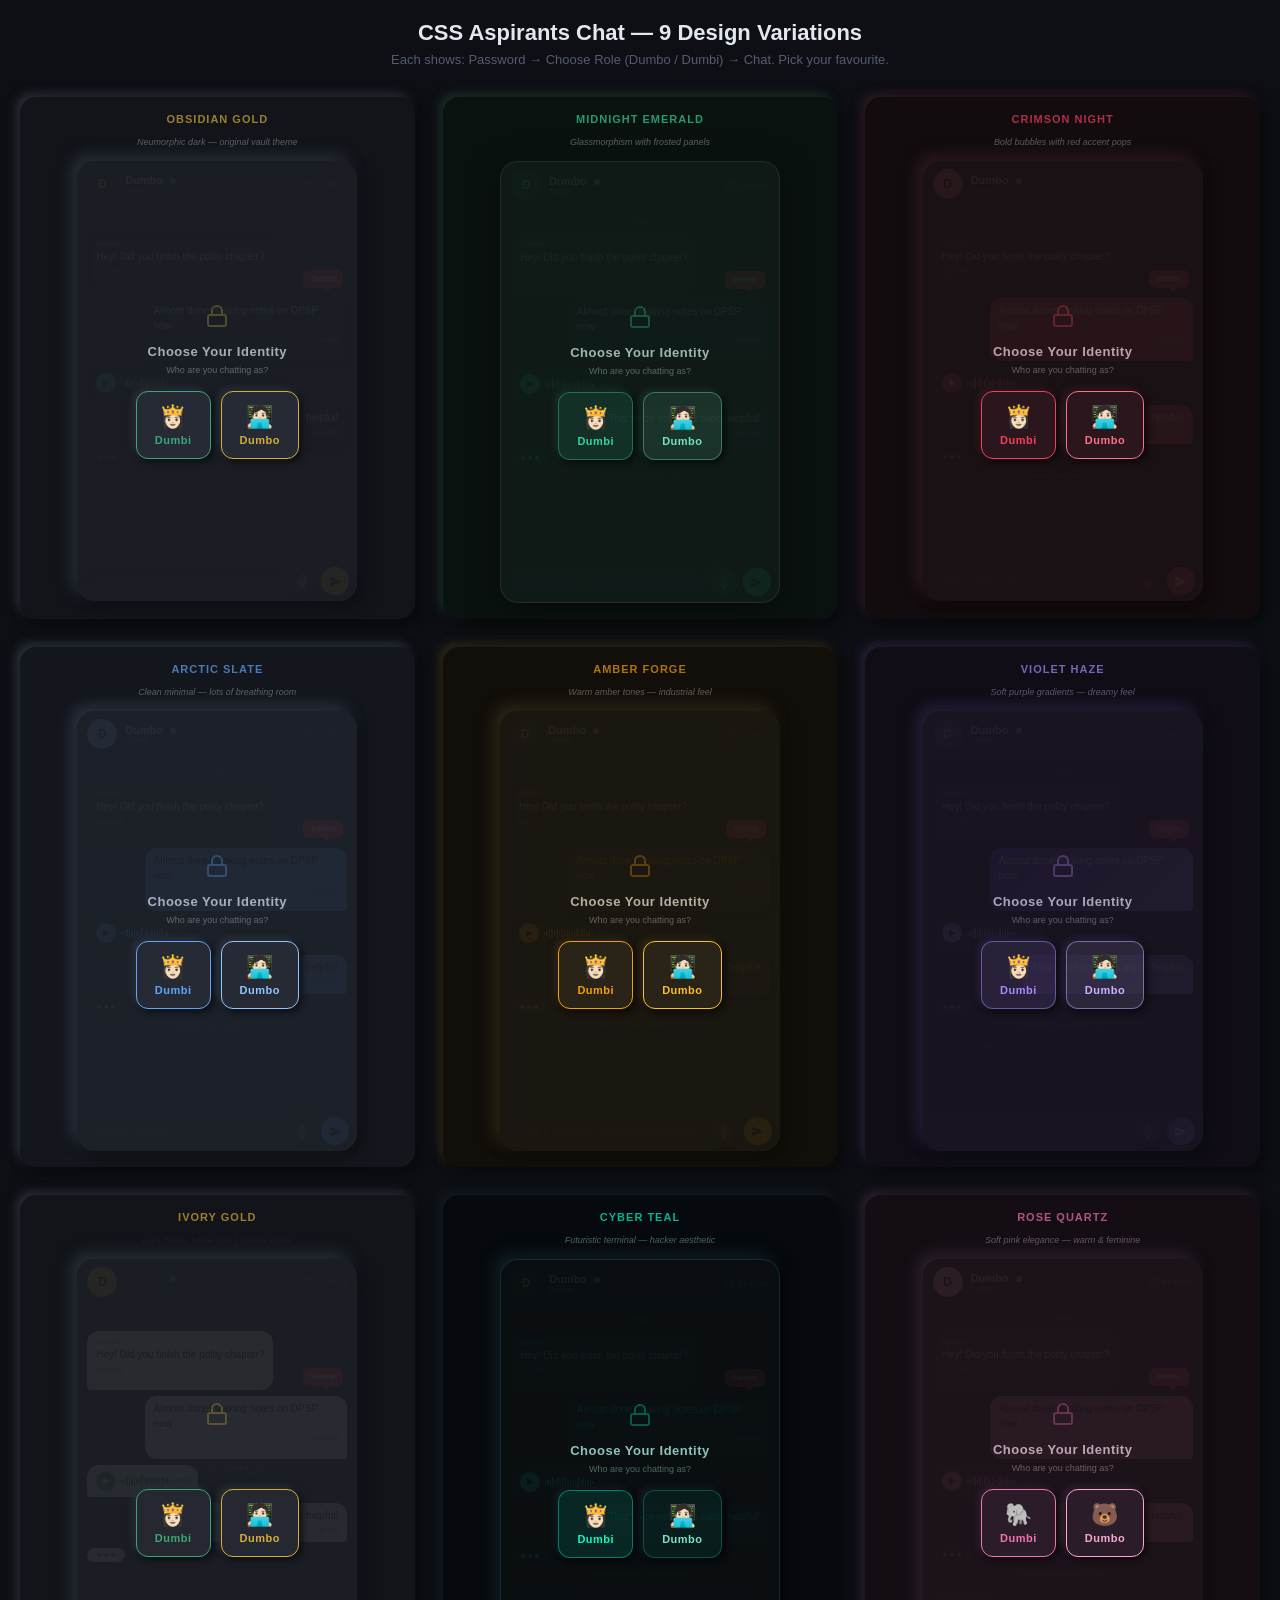
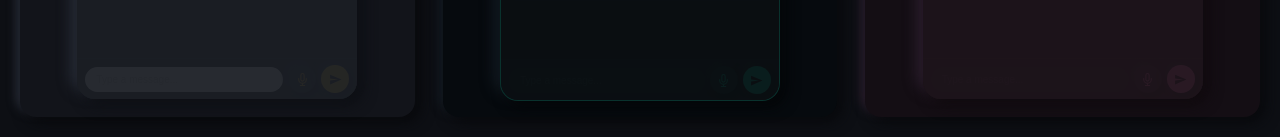
<file: chat-design-variations.html>
<!DOCTYPE html>
<html lang="en">
<head>
<meta charset="UTF-8">
<meta name="viewport" content="width=device-width, initial-scale=1.0">
<title>CSS Aspirants Chat — 9 Design Variations</title>
<style>
  * { margin: 0; padding: 0; box-sizing: border-box; }
  body { background: #0d0f14; color: #c9d1e0; font-family: -apple-system, BlinkMacSystemFont, 'Segoe UI', Roboto, sans-serif; padding: 20px; }
  h1 { text-align: center; font-size: 22px; margin-bottom: 6px; color: #e2e8f0; }
  .subtitle { text-align: center; font-size: 13px; color: #555c6e; margin-bottom: 30px; }
  .grid { display: grid; grid-template-columns: repeat(auto-fill, minmax(360px, 1fr)); gap: 28px; max-width: 1500px; margin: 0 auto; }
  .card { border-radius: 16px; padding: 16px; position: relative; }
  .card-label { text-align: center; font-size: 11px; font-weight: 700; letter-spacing: 1px; text-transform: uppercase; margin-bottom: 12px; opacity: 0.7; }
  .card-sublabel { text-align: center; font-size: 9px; opacity: 0.4; margin-bottom: 14px; font-style: italic; }

  /* Phone frame */
  .phone { width: 280px; margin: 0 auto; border-radius: 18px; overflow: hidden; position: relative; }
  .phone-inner { width: 100%; min-height: 440px; display: flex; flex-direction: column; position: relative; }

  /* Role selection overlay */
  .role-overlay { position: absolute; inset: 0; display: flex; flex-direction: column; align-items: center; justify-content: center; z-index: 10; gap: 12px; }
  .role-title { font-size: 13px; font-weight: 700; letter-spacing: 0.5px; opacity: 0.8; }
  .role-subtitle { font-size: 9px; opacity: 0.4; margin-top: -6px; margin-bottom: 4px; }
  .role-options { display: flex; gap: 10px; }
  .role-btn { border-radius: 12px; padding: 12px 18px; text-align: center; cursor: pointer; border: none; font-family: inherit; font-size: 11px; font-weight: 700; letter-spacing: 0.5px; transition: transform 0.15s; }
  .role-btn:hover { transform: scale(1.04); }
  .role-icon { font-size: 22px; margin-bottom: 4px; display: block; }

  /* Chat header */
  .chat-header { display: flex; align-items: center; padding: 8px 10px; gap: 8px; flex-shrink: 0; }
  .chat-avatar { width: 30px; height: 30px; border-radius: 50%; display: flex; align-items: center; justify-content: center; font-size: 12px; font-weight: 800; flex-shrink: 0; }
  .chat-info { flex: 1; }
  .chat-name { font-size: 11px; font-weight: 700; }
  .chat-status { font-size: 8px; opacity: 0.5; }
  .chat-timer { font-size: 8px; opacity: 0.6; display: flex; align-items: center; gap: 3px; }
  .chat-timer svg { width: 10px; height: 10px; }

  /* Messages area */
  .chat-messages { flex: 1; padding: 6px 10px; display: flex; flex-direction: column; gap: 6px; overflow: hidden; }
  .msg { max-width: 78%; padding: 6px 9px; border-radius: 12px; font-size: 10px; line-height: 1.45; position: relative; }
  .msg-sent { align-self: flex-end; border-bottom-right-radius: 4px; }
  .msg-recv { align-self: flex-start; border-bottom-left-radius: 4px; }
  .msg-time { font-size: 7px; opacity: 0.4; margin-top: 2px; }
  .msg-sent .msg-time { text-align: right; }
  .msg-name { font-size: 7px; font-weight: 700; opacity: 0.5; margin-bottom: 1px; }

  /* Voice message */
  .msg-voice { display: flex; align-items: center; gap: 5px; padding: 6px 9px; }
  .voice-play { width: 20px; height: 20px; border-radius: 50%; border: none; display: flex; align-items: center; justify-content: center; cursor: pointer; flex-shrink: 0; font-size: 8px; }
  .voice-play svg { width: 10px; height: 10px; }
  .voice-waves { flex: 1; display: flex; align-items: center; gap: 1px; height: 14px; }
  .voice-bar { width: 1.5px; border-radius: 1px; }
  .voice-dur { font-size: 7px; opacity: 0.4; white-space: nowrap; }

  /* Typing indicator */
  .typing { align-self: flex-start; padding: 5px 10px; border-radius: 10px; display: flex; gap: 3px; align-items: center; }
  .typing-dot { width: 4px; height: 4px; border-radius: 50%; animation: typingBounce 1.2s infinite; }
  .typing-dot:nth-child(2) { animation-delay: 0.2s; }
  .typing-dot:nth-child(3) { animation-delay: 0.4s; }
  @keyframes typingBounce { 0%,60%,100%{transform:translateY(0)} 30%{transform:translateY(-4px)} }

  /* Delete notice */
  .delete-notice { text-align: center; font-size: 7px; opacity: 0.3; padding: 2px 0; font-style: italic; }

  /* Input area */
  .chat-input { display: flex; align-items: center; gap: 5px; padding: 6px 8px; flex-shrink: 0; }
  .input-field { flex: 1; border: none; border-radius: 16px; padding: 7px 11px; font-size: 10px; outline: none; font-family: inherit; }
  .input-field::placeholder { opacity: 0.35; }
  .input-mic { width: 28px; height: 28px; border-radius: 50%; border: none; cursor: pointer; display: flex; align-items: center; justify-content: center; flex-shrink: 0; }
  .input-mic svg { width: 13px; height: 13px; }
  .input-send { width: 28px; height: 28px; border-radius: 50%; border: none; cursor: pointer; display: flex; align-items: center; justify-content: center; flex-shrink: 0; }
  .input-send svg { width: 13px; height: 13px; }

  /* Date divider */
  .date-divider { text-align: center; font-size: 7px; opacity: 0.3; padding: 3px 0; position: relative; }
  .date-divider::before, .date-divider::after { content: ''; position: absolute; top: 50%; width: 25%; height: 0.5px; opacity: 0.3; }
  .date-divider::before { left: 5%; }
  .date-divider::after { right: 5%; }

  /* Online dot */
  .online-dot { width: 6px; height: 6px; border-radius: 50%; display: inline-block; margin-left: 4px; animation: pulse 2s infinite; }
  @keyframes pulse { 0%,100%{opacity:1} 50%{opacity:0.4} }

  /* Lock icon for password */
  .lock-icon { width: 24px; height: 24px; opacity: 0.3; margin-bottom: 4px; }
  .lock-icon svg { width: 100%; height: 100%; }

  /* Badge for unread */
  .unread-badge { width: 14px; height: 14px; border-radius: 50%; display: flex; align-items: center; justify-content: center; font-size: 7px; font-weight: 800; flex-shrink: 0; }

  /* Encrypted tag */
  .enc-tag { font-size: 6px; opacity: 0.3; letter-spacing: 0.5px; margin-top: 1px; }

  /* Long-press delete popup */
  .delete-popup { position: absolute; top: -28px; right: 4px; background: #ef4444; color: #fff; font-size: 8px; font-weight: 700; padding: 3px 8px; border-radius: 6px; white-space: nowrap; z-index: 5; animation: popIn 0.15s ease; }
  .delete-popup::after { content: ''; position: absolute; bottom: -4px; right: 12px; width: 0; height: 0; border-left: 4px solid transparent; border-right: 4px solid transparent; border-top: 4px solid #ef4444; }
  @keyframes popIn { from { transform: scale(0.7); opacity: 0; } to { transform: scale(1); opacity: 1; } }

  /* No-storage badge */
  .no-storage-badge { font-size: 7px; opacity: 0.25; padding: 2px 5px; border-radius: 4px; border: 1px solid rgba(255,255,255,0.1); display: inline-block; margin-top: 2px; letter-spacing: 0.5px; }
</style>
</head>
<body>

<h1>CSS Aspirants Chat — 9 Design Variations</h1>
<p class="subtitle">Each shows: Password → Choose Role (Dumbo / Dumbi) → Chat. Pick your favourite.</p>

<div class="grid" id="grid"></div>

<script>
const lockSvg = '<svg viewBox="0 0 24 24" fill="none" stroke="currentColor" stroke-width="2"><rect x="3" y="11" width="18" height="11" rx="2" ry="2"/><path d="M7 11V7a5 5 0 0 1 10 0v4"/></svg>';
const clockSvg = '<svg viewBox="0 0 24 24" fill="none" stroke="currentColor" stroke-width="2"><circle cx="12" cy="12" r="10"/><polyline points="12 6 12 12 16 14"/></svg>';
const playSvg = '<svg viewBox="0 0 24 24" fill="currentColor"><polygon points="5 3 19 12 5 21 5 3"/></svg>';
const micSvg = '<svg viewBox="0 0 24 24" fill="none" stroke="currentColor" stroke-width="2" stroke-linecap="round" stroke-linejoin="round"><path d="M12 1a3 3 0 0 0-3 3v8a3 3 0 0 0 6 0V4a3 3 0 0 0-3-3z"/><path d="M19 10v2a7 7 0 0 1-14 0v-2"/><line x1="12" y1="19" x2="12" y2="23"/><line x1="8" y1="23" x2="16" y2="23"/></svg>';
const sendSvg = '<svg viewBox="0 0 24 24" fill="currentColor"><path d="M2.01 21L23 12 2.01 3 2 10l15 2-15 2z"/></svg>';
const shieldSvg = '<svg viewBox="0 0 24 24" fill="none" stroke="currentColor" stroke-width="2"><path d="M12 22s8-4 8-10V5l-8-3-8 3v7c0 6 8 10 8 10z"/></svg>';

function voiceBars(color, count) {
  const heights = [3,5,8,11,7,10,5,8,12,6,9,4,7,10,6,8,11,5,7,3];
  return heights.slice(0, count || 16).map(function(h) {
    return '<div class="voice-bar" style="background:' + color + ';height:' + h + 'px"></div>';
  }).join('');
}

const designs = [
  // 1. Obsidian Gold — Neumorphic (original theme)
  {
    name: "Obsidian Gold",
    desc: "Neumorphic dark — original vault theme",
    bg: "#1a1d24", phoneBg: "#1a1d24", accent: "#d4af37", text: "#c9d1e0",
    shadowD: "#0d0f14", shadowL: "#2a2f3a", cardBg: "#12141a",
    sentBg: "#252a35", sentText: "#c9d1e0", recvBg: "#1a1d24", recvText: "#c9d1e0",
    inputBg: "#1a1d24", inputText: "#c9d1e0", micBg: "#252830", micColor: "#d4af37",
    sendBg: "#d4af37", sendColor: "#1a1d24", headerBg: "#1a1d24",
    roleBg1: "#252a35", roleColor1: "#3ba776", roleBorder1: "#3ba776",
    roleBg2: "#252a35", roleColor2: "#d4af37", roleBorder2: "#d4af37",
    avatarBg1: "#252a35", avatarText1: "#3ba776",
    avatarBg2: "#252a35", avatarText2: "#d4af37",
    onlineColor: "#3ba776", voiceColor: "#3ba776", voicePlayBg: "#3ba776", voicePlayColor: "#1a1d24",
    typingBg: "#1a1d24", typingDot: "#555c6e",
    shieldColor: "#d4af37", timerColor: "#d4af37",
    style: "neumorphic",
    roleIcon1: "\uD83D\uDC78\uD83C\uDFFB", roleIcon2: "\uD83E\uDDD1\uD83C\uDFFB\u200D\uD83D\uDCBB"
  },
  // 2. Midnight Emerald — Glassmorphism
  {
    name: "Midnight Emerald",
    desc: "Glassmorphism with frosted panels",
    bg: "#0f1a17", phoneBg: "#0f1a17", accent: "#34d399", text: "#c6ddd4",
    shadowD: "#060e0b", shadowL: "#1a2f27", cardBg: "#0a120f",
    sentBg: "rgba(52,211,153,0.15)", sentText: "#c6ddd4", recvBg: "rgba(52,211,153,0.08)", recvText: "#a8d5c5",
    inputBg: "rgba(52,211,153,0.08)", inputText: "#c6ddd4", micBg: "rgba(52,211,153,0.12)", micColor: "#34d399",
    sendBg: "#34d399", sendColor: "#0f1a17", headerBg: "rgba(52,211,153,0.06)",
    roleBg1: "rgba(52,211,153,0.12)", roleColor1: "#34d399", roleBorder1: "rgba(52,211,153,0.4)",
    roleBg2: "rgba(110,231,183,0.12)", roleColor2: "#6ee7b7", roleBorder2: "rgba(110,231,183,0.4)",
    avatarBg1: "rgba(52,211,153,0.15)", avatarText1: "#34d399",
    avatarBg2: "rgba(110,231,183,0.15)", avatarText2: "#6ee7b7",
    onlineColor: "#34d399", voiceColor: "#34d399", voicePlayBg: "#34d399", voicePlayColor: "#0f1a17",
    typingBg: "rgba(52,211,153,0.08)", typingDot: "#34d399",
    shieldColor: "#34d399", timerColor: "#34d399",
    style: "glass",
    roleIcon1: "\uD83D\uDC78\uD83C\uDFFB", roleIcon2: "\uD83E\uDDD1\uD83C\uDFFB\u200D\uD83D\uDCBB"
  },
  // 3. Crimson Night — Bold & Vibrant
  {
    name: "Crimson Night",
    desc: "Bold bubbles with red accent pops",
    bg: "#1a1215", phoneBg: "#1a1215", accent: "#f43f5e", text: "#e0c9cf",
    shadowD: "#0e080a", shadowL: "#2f1a22", cardBg: "#120c0e",
    sentBg: "#f43f5e", sentText: "#ffffff", recvBg: "#251a1e", recvText: "#e0c9cf",
    inputBg: "#251a1e", inputText: "#e0c9cf", micBg: "#2a161c", micColor: "#f43f5e",
    sendBg: "#f43f5e", sendColor: "#ffffff", headerBg: "#1a1215",
    roleBg1: "#2a161c", roleColor1: "#f43f5e", roleBorder1: "#f43f5e",
    roleBg2: "#2a161c", roleColor2: "#fb7185", roleBorder2: "#fb7185",
    avatarBg1: "#f43f5e", avatarText1: "#ffffff",
    avatarBg2: "#fb7185", avatarText2: "#1a1215",
    onlineColor: "#fb7185", voiceColor: "#fb7185", voicePlayBg: "#f43f5e", voicePlayColor: "#ffffff",
    typingBg: "#251a1e", typingDot: "#f43f5e",
    shieldColor: "#f43f5e", timerColor: "#f43f5e",
    style: "bold",
    roleIcon1: "\uD83D\uDC78\uD83C\uDFFB", roleIcon2: "\uD83E\uDDD1\uD83C\uDFFB\u200D\uD83D\uDCBB"
  },
  // 4. Arctic Slate — Clean Minimal
  {
    name: "Arctic Slate",
    desc: "Clean minimal — lots of breathing room",
    bg: "#1c2028", phoneBg: "#1c2028", accent: "#60a5fa", text: "#c9d4e8",
    shadowD: "#0e1015", shadowL: "#2c3340", cardBg: "#13161c",
    sentBg: "#60a5fa", sentText: "#0e1015", recvBg: "#252a35", recvText: "#c9d4e8",
    inputBg: "#252a35", inputText: "#c9d4e8", micBg: "#252a35", micColor: "#60a5fa",
    sendBg: "#60a5fa", sendColor: "#0e1015", headerBg: "#1c2028",
    roleBg1: "#252a35", roleColor1: "#60a5fa", roleBorder1: "#60a5fa",
    roleBg2: "#252a35", roleColor2: "#93c5fd", roleBorder2: "#93c5fd",
    avatarBg1: "#60a5fa", avatarText1: "#0e1015",
    avatarBg2: "#93c5fd", avatarText2: "#1c2028",
    onlineColor: "#60a5fa", voiceColor: "#60a5fa", voicePlayBg: "#60a5fa", voicePlayColor: "#0e1015",
    typingBg: "#252a35", typingDot: "#60a5fa",
    shieldColor: "#60a5fa", timerColor: "#60a5fa",
    style: "minimal",
    roleIcon1: "\uD83D\uDC78\uD83C\uDFFB", roleIcon2: "\uD83E\uDDD1\uD83C\uDFFB\u200D\uD83D\uDCBB"
  },
  // 5. Amber Forge — Warm & Industrial
  {
    name: "Amber Forge",
    desc: "Warm amber tones — industrial feel",
    bg: "#1a1710", phoneBg: "#1a1710", accent: "#f59e0b", text: "#e0d5c0",
    shadowD: "#0e0c08", shadowL: "#2f2818", cardBg: "#120f0a",
    sentBg: "#2a2318", sentText: "#f59e0b", recvBg: "#1a1710", recvText: "#e0d5c0",
    inputBg: "#2a2318", inputText: "#e0d5c0", micBg: "#2a2318", micColor: "#f59e0b",
    sendBg: "#f59e0b", sendColor: "#1a1710", headerBg: "#1a1710",
    roleBg1: "#2a2318", roleColor1: "#f59e0b", roleBorder1: "#f59e0b",
    roleBg2: "#2a2318", roleColor2: "#fbbf24", roleBorder2: "#fbbf24",
    avatarBg1: "#2a2318", avatarText1: "#f59e0b",
    avatarBg2: "#2a2318", avatarText2: "#fbbf24",
    onlineColor: "#f59e0b", voiceColor: "#f59e0b", voicePlayBg: "#f59e0b", voicePlayColor: "#1a1710",
    typingBg: "#2a2318", typingDot: "#f59e0b",
    shieldColor: "#f59e0b", timerColor: "#f59e0b",
    style: "neumorphic",
    roleIcon1: "\uD83D\uDC78\uD83C\uDFFB", roleIcon2: "\uD83E\uDDD1\uD83C\uDFFB\u200D\uD83D\uDCBB"
  },
  // 6. Violet Haze — Soft Gradient
  {
    name: "Violet Haze",
    desc: "Soft purple gradients — dreamy feel",
    bg: "#18141f", phoneBg: "#18141f", accent: "#a78bfa", text: "#d0c8e4",
    shadowD: "#0c0a12", shadowL: "#28203a", cardBg: "#100d16",
    sentBg: "linear-gradient(135deg,#7c3aed,#a78bfa)", sentText: "#ffffff", recvBg: "rgba(167,139,250,0.1)", recvText: "#d0c8e4",
    inputBg: "rgba(167,139,250,0.08)", inputText: "#d0c8e4", micBg: "rgba(167,139,250,0.12)", micColor: "#a78bfa",
    sendBg: "linear-gradient(135deg,#7c3aed,#a78bfa)", sendColor: "#ffffff", headerBg: "rgba(167,139,250,0.06)",
    roleBg1: "rgba(167,139,250,0.12)", roleColor1: "#a78bfa", roleBorder1: "rgba(167,139,250,0.5)",
    roleBg2: "rgba(196,181,253,0.12)", roleColor2: "#c4b5fd", roleBorder2: "rgba(196,181,253,0.5)",
    avatarBg1: "rgba(167,139,250,0.2)", avatarText1: "#a78bfa",
    avatarBg2: "rgba(196,181,253,0.2)", avatarText2: "#c4b5fd",
    onlineColor: "#a78bfa", voiceColor: "#a78bfa", voicePlayBg: "#a78bfa", voicePlayColor: "#18141f",
    typingBg: "rgba(167,139,250,0.08)", typingDot: "#a78bfa",
    shieldColor: "#a78bfa", timerColor: "#a78bfa",
    style: "gradient",
    roleIcon1: "\uD83D\uDC78\uD83C\uDFFB", roleIcon2: "\uD83E\uDDD1\uD83C\uDFFB\u200D\uD83D\uDCBB"
  },
  // 7. Ivory Gold — White Interior Bubbles
  {
    name: "Ivory Gold",
    desc: "Dark frame, white chat bubbles inside",
    bg: "#1a1d24", phoneBg: "#1a1d24", accent: "#d4af37", text: "#2a2d34",
    shadowD: "#0d0f14", shadowL: "#2a2f3a", cardBg: "#12141a",
    sentBg: "#f5f5f0", sentText: "#1a1d24", recvBg: "#e8e8e2", recvText: "#1a1d24",
    inputBg: "#f5f5f0", inputText: "#1a1d24", micBg: "#252830", micColor: "#d4af37",
    sendBg: "#d4af37", sendColor: "#1a1d24", headerBg: "#1a1d24",
    roleBg1: "#252830", roleColor1: "#3ba776", roleBorder1: "#3ba776",
    roleBg2: "#252830", roleColor2: "#d4af37", roleBorder2: "#d4af37",
    avatarBg1: "#3ba776", avatarText1: "#ffffff",
    avatarBg2: "#d4af37", avatarText2: "#1a1d24",
    onlineColor: "#3ba776", voiceColor: "#3ba776", voicePlayBg: "#3ba776", voicePlayColor: "#ffffff",
    typingBg: "#e8e8e2", typingDot: "#7a8394",
    shieldColor: "#d4af37", timerColor: "#d4af37",
    style: "white-bubbles",
    roleIcon1: "\uD83D\uDC78\uD83C\uDFFB", roleIcon2: "\uD83E\uDDD1\uD83C\uDFFB\u200D\uD83D\uDCBB"
  },
  // 8. Cyber Teal — Futuristic Terminal
  {
    name: "Cyber Teal",
    desc: "Futuristic terminal — hacker aesthetic",
    bg: "#0a0e12", phoneBg: "#0a0e12", accent: "#00ffc8", text: "#b0f0e0",
    shadowD: "#040608", shadowL: "#141c24", cardBg: "#060a0e",
    sentBg: "rgba(0,255,200,0.1)", sentText: "#00ffc8", recvBg: "rgba(0,255,200,0.05)", recvText: "#80e0c0",
    inputBg: "rgba(0,255,200,0.06)", inputText: "#00ffc8", micBg: "rgba(0,255,200,0.1)", micColor: "#00ffc8",
    sendBg: "#00ffc8", sendColor: "#0a0e12", headerBg: "rgba(0,255,200,0.04)",
    roleBg1: "rgba(0,255,200,0.1)", roleColor1: "#00ffc8", roleBorder1: "rgba(0,255,200,0.4)",
    roleBg2: "rgba(0,255,200,0.06)", roleColor2: "#80e0c0", roleBorder2: "rgba(0,255,200,0.25)",
    avatarBg1: "rgba(0,255,200,0.15)", avatarText1: "#00ffc8",
    avatarBg2: "rgba(0,255,200,0.08)", avatarText2: "#80e0c0",
    onlineColor: "#00ffc8", voiceColor: "#00ffc8", voicePlayBg: "#00ffc8", voicePlayColor: "#0a0e12",
    typingBg: "rgba(0,255,200,0.06)", typingDot: "#00ffc8",
    shieldColor: "#00ffc8", timerColor: "#00ffc8",
    style: "terminal",
    roleIcon1: "\uD83D\uDC78\uD83C\uDFFB", roleIcon2: "\uD83E\uDDD1\uD83C\uDFFB\u200D\uD83D\uDCBB"
  },
  // 9. Rose Quartz — Soft Pink Elegance
  {
    name: "Rose Quartz",
    desc: "Soft pink elegance — warm & feminine",
    bg: "#1c141a", phoneBg: "#1c141a", accent: "#f472b6", text: "#e8c8d8",
    shadowD: "#100a0e", shadowL: "#2e2030", cardBg: "#140e14",
    sentBg: "#f472b6", sentText: "#1c141a", recvBg: "#261a24", recvText: "#e8c8d8",
    inputBg: "#261a24", inputText: "#e8c8d8", micBg: "#2a1c28", micColor: "#f472b6",
    sendBg: "#f472b6", sendColor: "#1c141a", headerBg: "#1c141a",
    roleBg1: "#2a1c28", roleColor1: "#f472b6", roleBorder1: "#f472b6",
    roleBg2: "#2a1c28", roleColor2: "#f9a8d4", roleBorder2: "#f9a8d4",
    avatarBg1: "#f472b6", avatarText1: "#1c141a",
    avatarBg2: "#f9a8d4", avatarText2: "#1c141a",
    onlineColor: "#f472b6", voiceColor: "#f472b6", voicePlayBg: "#f472b6", voicePlayColor: "#1c141a",
    typingBg: "#261a24", typingDot: "#f472b6",
    shieldColor: "#f472b6", timerColor: "#f472b6",
    style: "elegant",
    roleIcon1: "&#x1F418;", roleIcon2: "&#x1F43B;"
  }
];

const grid = document.getElementById('grid');

designs.forEach(function(d, i) {
  const card = document.createElement('div');
  card.className = 'card';
  card.style.background = d.cardBg;
  card.style.boxShadow = '6px 6px 14px #08090c, -4px -4px 10px ' + d.shadowL;

  const neumInset = 'inset 2px 2px 4px ' + d.shadowD + ', inset -2px -2px 4px ' + d.shadowL;
  const neumOut = '3px 3px 6px ' + d.shadowD + ', -3px -3px 6px ' + d.shadowL;
  const neumOutBig = '4px 4px 8px ' + d.shadowD + ', -4px -4px 8px ' + d.shadowL;
  const neumOutXl = '6px 6px 14px ' + d.shadowD + ', -6px -6px 14px ' + d.shadowL;

  const phoneShadow = d.style === 'glass'
    ? '0 8px 32px rgba(0,0,0,0.4), inset 0 0 0 1px rgba(255,255,255,0.05)'
    : neumOutXl;

  const phoneBorder = d.style === 'terminal'
    ? 'border: 1px solid rgba(0,255,200,0.15);'
    : d.style === 'glass'
    ? 'border: 1px solid rgba(255,255,255,0.08);'
    : '';

  const sentIsGrad = d.sentBg.includes('gradient');
  const sendIsGrad = d.sendBg.includes('gradient');

  card.innerHTML =
    '<div class="card-label" style="color:' + d.accent + '">' + d.name + '</div>' +
    '<div class="card-sublabel" style="color:' + d.text + '">' + d.desc + '</div>' +
    '<div class="phone" style="background:' + d.phoneBg + ';box-shadow:' + phoneShadow + ';' + phoneBorder + '">' +
      '<div class="phone-inner">' +

        // Role selection overlay
        '<div class="role-overlay" style="background:' + d.phoneBg + 'ef">' +
          '<div class="lock-icon" style="color:' + d.accent + '">' + lockSvg + '</div>' +
          '<div class="role-title" style="color:' + d.text + '">Choose Your Identity</div>' +
          '<div class="role-subtitle" style="color:' + d.text + '">Who are you chatting as?</div>' +
          '<div class="role-options">' +
            '<button class="role-btn" style="background:' + d.roleBg1 + ';color:' + d.roleColor1 + ';border:1.5px solid ' + d.roleBorder1 + ';box-shadow:' + neumOut + '">' +
              '<span class="role-icon">' + d.roleIcon1 + '</span>Dumbi' +
            '</button>' +
            '<button class="role-btn" style="background:' + d.roleBg2 + ';color:' + d.roleColor2 + ';border:1.5px solid ' + d.roleBorder2 + ';box-shadow:' + neumOut + '">' +
              '<span class="role-icon">' + d.roleIcon2 + '</span>Dumbo' +
            '</button>' +
          '</div>' +
        '</div>' +

        // Chat header
        '<div class="chat-header" style="background:' + d.headerBg + ';border-bottom:1px solid rgba(255,255,255,0.05)">' +
          '<div class="chat-avatar" style="background:' + d.avatarBg2 + ';color:' + d.avatarText2 + '">D</div>' +
          '<div class="chat-info">' +
            '<div class="chat-name" style="color:' + d.text + '">Dumbo <span class="online-dot" style="background:' + d.onlineColor + '"></span></div>' +
            '<div class="chat-status" style="color:' + d.text + '">Online</div>' +
          '</div>' +
          '<div class="chat-timer" style="color:' + d.timerColor + '">' + clockSvg + ' 23:47:12</div>' +
        '</div>' +

        // Messages
        '<div class="chat-messages" style="background:' + d.bg + '">' +

          // Date divider
          '<div class="date-divider" style="color:' + d.text + '">Today</div>' +

          // Received message
          '<div class="msg msg-recv" style="background:' + d.recvBg + ';color:' + d.recvText + ';box-shadow:' + (d.style === 'neumorphic' ? neumInset : 'none') + '">' +
            '<div class="msg-name" style="color:' + d.accent + '">Dumbo</div>' +
            'Hey! Did you finish the polity chapter?' +
            '<div class="msg-time">3:42 PM</div>' +
            '<div class="enc-tag" style="color:' + d.accent + '">AES-256</div>' +
          '</div>' +

          // Sent message (with long-press delete popup shown)
          '<div class="msg msg-sent" style="background:' + d.sentBg + ';color:' + d.sentText + ';box-shadow:' + (d.style === 'neumorphic' ? neumOut : 'none') + ';position:relative">' +
            '<div class="delete-popup">Delete</div>' +
            'Almost done! Making notes on DPSP now' +
            '<div class="msg-time">3:44 PM</div>' +
            '<div class="enc-tag" style="color:' + (sentIsGrad ? '#ffffff80' : d.accent) + '">AES-256</div>' +
          '</div>' +

          // Received voice
          '<div class="msg msg-recv msg-voice" style="background:' + d.recvBg + ';color:' + d.recvText + ';box-shadow:' + (d.style === 'neumorphic' ? neumInset : 'none') + '">' +
            '<button class="voice-play" style="background:' + d.voicePlayBg + ';color:' + d.voicePlayColor + '">' + playSvg + '</button>' +
            '<div class="voice-waves">' + voiceBars(d.voiceColor, 20) + '</div>' +
            '<div class="voice-dur" style="color:' + d.text + '">0:42</div>' +
          '</div>' +

          // Sent message
          '<div class="msg msg-sent" style="background:' + d.sentBg + ';color:' + d.sentText + ';box-shadow:' + (d.style === 'neumorphic' ? neumOut : 'none') + '">' +
            'That voice note was super helpful!' +
            '<div class="msg-time">3:48 PM</div>' +
          '</div>' +

          // Typing indicator
          '<div class="typing" style="background:' + d.typingBg + '">' +
            '<div class="typing-dot" style="background:' + d.typingDot + '"></div>' +
            '<div class="typing-dot" style="background:' + d.typingDot + '"></div>' +
            '<div class="typing-dot" style="background:' + d.typingDot + '"></div>' +
          '</div>' +

          // Delete notice
          '<div class="delete-notice" style="color:' + d.text + '">Messages auto-delete in 24h</div>' +
          '<div class="no-storage-badge" style="color:' + d.text + '">No local storage</div>' +

        '</div>' +

        // Input area
        '<div class="chat-input" style="background:' + d.headerBg + ';border-top:1px solid rgba(255,255,255,0.05)">' +
          '<input class="input-field" style="background:' + d.inputBg + ';color:' + d.inputText + ';box-shadow:' + (d.style === 'neumorphic' ? neumInset : 'none') + '" placeholder="Type a message..." readonly>' +
          '<button class="input-mic" style="background:' + d.micBg + ';color:' + d.micColor + ';box-shadow:' + neumOut + '">' + micSvg + '</button>' +
          '<button class="input-send" style="background:' + d.sendBg + ';color:' + d.sendColor + ';box-shadow:' + neumOut + '">' + sendSvg + '</button>' +
        '</div>' +

      '</div>' +
    '</div>';

  grid.appendChild(card);
});
</script>

</body>
</html>
</file>
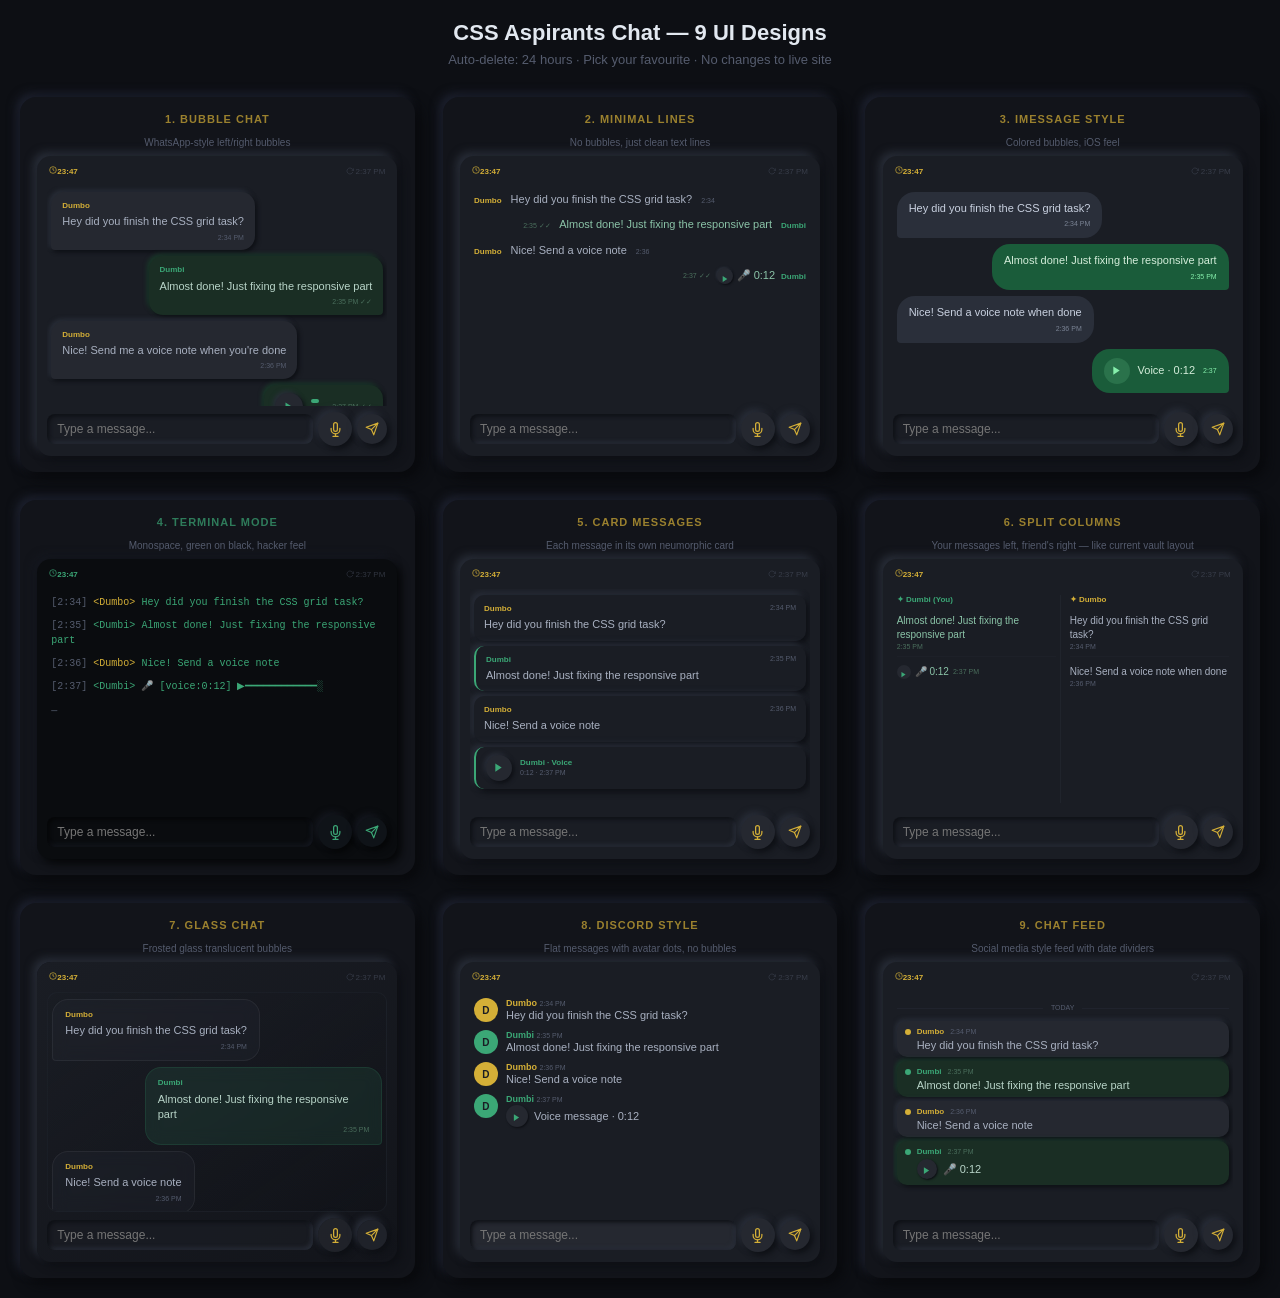
<file: chat-ui-designs.html>
<!DOCTYPE html>
<html lang="en">
<head>
<meta charset="UTF-8">
<meta name="viewport" content="width=device-width, initial-scale=1.0">
<title>CSS Aspirants Chat — 9 UI Designs</title>
<style>
  * { margin: 0; padding: 0; box-sizing: border-box; }
  body { background: #0d0f14; color: #c9d1e0; font-family: -apple-system, BlinkMacSystemFont, 'Segoe UI', Roboto, sans-serif; padding: 20px; }
  h1 { text-align: center; font-size: 22px; margin-bottom: 6px; color: #e2e8f0; }
  .subtitle { text-align: center; font-size: 13px; color: #555c6e; margin-bottom: 30px; }
  .grid { display: grid; grid-template-columns: repeat(auto-fill, minmax(340px, 1fr)); gap: 28px; max-width: 1500px; margin: 0 auto; }
  .card { border-radius: 16px; padding: 16px; background: #12141a; box-shadow: 6px 6px 14px #08090c, -4px -4px 10px #1e2230; }
  .card-label { text-align: center; font-size: 11px; font-weight: 700; letter-spacing: 1px; text-transform: uppercase; margin-bottom: 12px; opacity: 0.7; }

  /* Chat mockup base */
  .chat-box { border-radius: 14px; padding: 10px; max-width: 360px; margin: 0 auto; position: relative; display: flex; flex-direction: column; }
  .chat-header { display: flex; align-items: center; justify-content: space-between; margin-bottom: 6px; padding: 0 2px 4px; }
  .chat-header-left { display: flex; align-items: center; gap: 4px; }
  .chat-timer { font-size: 8px; font-weight: 600; }
  .chat-timer svg { width: 8px; height: 8px; }
  .chat-sync { font-size: 8px; opacity: 0.5; display: flex; align-items: center; gap: 2px; }
  .chat-sync svg { width: 8px; height: 8px; }

  .chat-messages { flex: 1; overflow-y: auto; min-height: 220px; max-height: 220px; padding: 6px 4px; display: flex; flex-direction: column; gap: 6px; }
  .chat-input-row { display: flex; align-items: center; gap: 5px; margin-top: 6px; }

  /* Shared elements */
  .mic-btn { width: 34px; height: 34px; border-radius: 50%; border: none; cursor: pointer; display: flex; align-items: center; justify-content: center; flex-shrink: 0; }
  .mic-btn svg { width: 15px; height: 15px; }
  .send-btn { width: 30px; height: 30px; border-radius: 50%; border: none; cursor: pointer; display: flex; align-items: center; justify-content: center; flex-shrink: 0; }
  .send-btn svg { width: 14px; height: 14px; }
  .text-input { flex: 1; border: none; border-radius: 8px; padding: 8px 10px; font-size: 12px; outline: none; font-family: inherit; resize: none; min-height: 18px; max-height: 60px; }
</style>
</head>
<body>

<h1>CSS Aspirants Chat — 9 UI Designs</h1>
<p class="subtitle">Auto-delete: 24 hours · Pick your favourite · No changes to live site</p>

<div class="grid" id="grid"></div>

<script>
const micSvg = '<svg viewBox="0 0 24 24" fill="none" stroke="currentColor" stroke-width="2" stroke-linecap="round" stroke-linejoin="round"><path d="M12 1a3 3 0 0 0-3 3v8a3 3 0 0 0 6 0V4a3 3 0 0 0-3-3z"/><path d="M19 10v2a7 7 0 0 1-14 0v-2"/><line x1="12" y1="19" x2="12" y2="23"/><line x1="8" y1="23" x2="16" y2="23"/></svg>';
const sendSvg = '<svg viewBox="0 0 24 24" fill="none" stroke="currentColor" stroke-width="2" stroke-linecap="round" stroke-linejoin="round"><path d="m22 2-7 20-4-9-9-4Z"/><path d="M22 2 11 13"/></svg>';
const clockSvg = '<svg viewBox="0 0 24 24" fill="none" stroke="currentColor" stroke-width="2"><circle cx="12" cy="12" r="10"/><polyline points="12 6 12 12 16 14"/></svg>';
const syncSvg = '<svg viewBox="0 0 24 24" fill="none" stroke="currentColor" stroke-width="2"><polyline points="23 4 23 10 17 10"/><path d="M20.49 15a9 9 0 1 1-2.12-9.36L23 10"/></svg>';
const playSvg = '<svg viewBox="0 0 24 24" fill="currentColor"><polygon points="5 3 19 12 5 21"/></svg>';

const grid = document.getElementById('grid');

const designs = [
  // Design 1: WhatsApp-style bubbles
  {
    name: "Bubble Chat",
    desc: "WhatsApp-style left/right bubbles",
    bg: "#1a1d24", shadowD: "#0d0f14", shadowL: "#2a2f3a", accent: "#d4af37",
    inputBg: "#1a1d24", inputColor: "#c9d1e0", micBg: "#252830", micColor: "#d4af37",
    sendBg: "#252830", sendColor: "#d4af37",
    msgAreaBg: "transparent",
    render: function(el) {
      el.innerHTML += `
        <div class="chat-messages" style="background:${this.msgAreaBg}">
          <div style="align-self:flex-start;max-width:75%;background:#252830;border-radius:14px 14px 14px 4px;padding:8px 11px;font-size:11px;color:#a8b0c0;line-height:1.4;box-shadow:2px 2px 4px #0d0f14,-2px -2px 4px #2a2f3a">
            <div style="font-size:8px;font-weight:700;color:#d4af37;margin-bottom:3px">Dumbo</div>
            Hey did you finish the CSS grid task?
            <div style="font-size:7px;color:#555c6e;margin-top:3px;text-align:right">2:34 PM</div>
          </div>
          <div style="align-self:flex-end;max-width:75%;background:#1a2e24;border-radius:14px 14px 4px 14px;padding:8px 11px;font-size:11px;color:#b8d4c8;line-height:1.4;box-shadow:2px 2px 4px #0d0f14,-2px -2px 4px #1a3a2a">
            <div style="font-size:8px;font-weight:700;color:#3ba776;margin-bottom:3px">Dumbi</div>
            Almost done! Just fixing the responsive part
            <div style="font-size:7px;color:#4a6e5c;margin-top:3px;text-align:right">2:35 PM ✓✓</div>
          </div>
          <div style="align-self:flex-start;max-width:75%;background:#252830;border-radius:14px 14px 14px 4px;padding:8px 11px;font-size:11px;color:#a8b0c0;line-height:1.4;box-shadow:2px 2px 4px #0d0f14,-2px -2px 4px #2a2f3a">
            <div style="font-size:8px;font-weight:700;color:#d4af37;margin-bottom:3px">Dumbo</div>
            Nice! Send me a voice note when you're done
            <div style="font-size:7px;color:#555c6e;margin-top:3px;text-align:right">2:36 PM</div>
          </div>
          <div style="align-self:flex-end;max-width:75%;background:#1a2e24;border-radius:14px 14px 4px 14px;padding:8px 11px;font-size:11px;color:#b8d4c8;line-height:1.4;box-shadow:2px 2px 4px #0d0f14,-2px -2px 4px #1a3a2a;display:flex;align-items:center;gap:8px">
            <div style="width:28px;height:28px;border-radius:50%;background:#252830;display:flex;align-items:center;justify-content:center;flex-shrink:0;box-shadow:2px 2px 4px #0d0f14,-2px -2px 4px #2a2f3a">
              <span style="color:#3ba776;width:12px;height:12px;display:flex">${playSvg}</span>
            </div>
            <div style="flex:1">
              <div style="height:4px;background:#3ba776;border-radius:2px;width:60%"></div>
              <div style="font-size:7px;color:#4a6e5c;margin-top:2px">0:12</div>
            </div>
            <div style="font-size:7px;color:#4a6e5c">2:37 PM ✓✓</div>
          </div>
        </div>`;
    }
  },

  // Design 2: Minimal lines
  {
    name: "Minimal Lines",
    desc: "No bubbles, just clean text lines",
    bg: "#1a1d24", shadowD: "#0d0f14", shadowL: "#2a2f3a", accent: "#d4af37",
    inputBg: "#1a1d24", inputColor: "#c9d1e0", micBg: "#252830", micColor: "#d4af37",
    sendBg: "#252830", sendColor: "#d4af37",
    msgAreaBg: "transparent",
    render: function(el) {
      el.innerHTML += `
        <div class="chat-messages" style="background:${this.msgAreaBg};gap:10px">
          <div style="font-size:11px;line-height:1.4">
            <span style="font-size:8px;font-weight:700;color:#d4af37;margin-right:6px">Dumbo</span>
            <span style="color:#a8b0c0">Hey did you finish the CSS grid task?</span>
            <span style="font-size:7px;color:#555c6e;margin-left:6px">2:34</span>
          </div>
          <div style="font-size:11px;line-height:1.4;text-align:right">
            <span style="font-size:7px;color:#4a6e5c;margin-right:6px">2:35 ✓✓</span>
            <span style="color:#8bc4a8">Almost done! Just fixing the responsive part</span>
            <span style="font-size:8px;font-weight:700;color:#3ba776;margin-left:6px">Dumbi</span>
          </div>
          <div style="font-size:11px;line-height:1.4">
            <span style="font-size:8px;font-weight:700;color:#d4af37;margin-right:6px">Dumbo</span>
            <span style="color:#a8b0c0">Nice! Send a voice note</span>
            <span style="font-size:7px;color:#555c6e;margin-left:6px">2:36</span>
          </div>
          <div style="font-size:11px;line-height:1.4;text-align:right;display:flex;align-items:center;justify-content:flex-end;gap:6px">
            <span style="font-size:7px;color:#4a6e5c">2:37 ✓✓</span>
            <span style="display:inline-flex;align-items:center;gap:4px;color:#8bc4a8"><span style="width:16px;height:16px;border-radius:50%;background:#252830;display:inline-flex;align-items:center;justify-content:center;box-shadow:1px 1px 2px #0d0f14,-1px -1px 2px #2a2f3a"><span style="width:8px;height:8px;color:#3ba776">${playSvg}</span></span> 🎤 0:12</span>
            <span style="font-size:8px;font-weight:700;color:#3ba776">Dumbi</span>
          </div>
        </div>`;
    }
  },

  // Design 3: iMessage-style
  {
    name: "iMessage Style",
    desc: "Colored bubbles, iOS feel",
    bg: "#1a1d24", shadowD: "#0d0f14", shadowL: "#2a2f3a", accent: "#d4af37",
    inputBg: "#1a1d24", inputColor: "#c9d1e0", micBg: "#252830", micColor: "#d4af37",
    sendBg: "#252830", sendColor: "#d4af37",
    msgAreaBg: "transparent",
    render: function(el) {
      el.innerHTML += `
        <div class="chat-messages" style="background:${this.msgAreaBg}">
          <div style="align-self:flex-start;max-width:72%;background:#2a2f3a;border-radius:18px 18px 18px 4px;padding:9px 12px;font-size:11px;color:#c9d1e0;line-height:1.4">
            Hey did you finish the CSS grid task?
            <div style="font-size:7px;color:#7a8394;margin-top:3px;text-align:right">2:34 PM</div>
          </div>
          <div style="align-self:flex-end;max-width:72%;background:#1a5c3a;border-radius:18px 18px 4px 18px;padding:9px 12px;font-size:11px;color:#d4edda;line-height:1.4">
            Almost done! Just fixing the responsive part
            <div style="font-size:7px;color:#86efac;margin-top:3px;text-align:right">2:35 PM</div>
          </div>
          <div style="align-self:flex-start;max-width:72%;background:#2a2f3a;border-radius:18px 18px 18px 4px;padding:9px 12px;font-size:11px;color:#c9d1e0;line-height:1.4">
            Nice! Send a voice note when done
            <div style="font-size:7px;color:#7a8394;margin-top:3px;text-align:right">2:36 PM</div>
          </div>
          <div style="align-self:flex-end;max-width:72%;background:#1a5c3a;border-radius:18px 18px 4px 18px;padding:9px 12px;font-size:11px;color:#d4edda;line-height:1.4;display:flex;align-items:center;gap:8px">
            <span style="width:26px;height:26px;border-radius:50%;background:rgba(134,239,172,0.15);display:flex;align-items:center;justify-content:center;flex-shrink:0"><span style="width:11px;height:11px;color:#86efac">${playSvg}</span></span>
            <span>Voice · 0:12</span>
            <span style="font-size:7px;color:#86efac;margin-left:auto">2:37</span>
          </div>
        </div>`;
    }
  },

  // Design 4: Terminal/Hacker
  {
    name: "Terminal Mode",
    desc: "Monospace, green on black, hacker feel",
    bg: "#0a0c0f", shadowD: "#050607", shadowL: "#151820", accent: "#3ba776",
    inputBg: "#0a0c0f", inputColor: "#3ba776", micBg: "#0f1318", micColor: "#3ba776",
    sendBg: "#0f1318", sendColor: "#3ba776",
    msgAreaBg: "transparent",
    render: function(el) {
      el.innerHTML += `
        <div class="chat-messages" style="background:${this.msgAreaBg};font-family:'Courier New',monospace;gap:8px">
          <div style="font-size:10px;line-height:1.5;color:#3ba776">
            <span style="color:#555c6e">[2:34]</span> <span style="color:#d4af37">&lt;Dumbo&gt;</span> Hey did you finish the CSS grid task?
          </div>
          <div style="font-size:10px;line-height:1.5;color:#3ba776">
            <span style="color:#555c6e">[2:35]</span> <span style="color:#3ba776">&lt;Dumbi&gt;</span> Almost done! Just fixing the responsive part
          </div>
          <div style="font-size:10px;line-height:1.5;color:#3ba776">
            <span style="color:#555c6e">[2:36]</span> <span style="color:#d4af37">&lt;Dumbo&gt;</span> Nice! Send a voice note
          </div>
          <div style="font-size:10px;line-height:1.5;color:#3ba776">
            <span style="color:#555c6e">[2:37]</span> <span style="color:#3ba776">&lt;Dumbi&gt;</span> 🎤 [voice:0:12] ▶━━━━━━━━━━━━░
          </div>
          <div style="font-size:10px;color:#555c6e;margin-top:4px">─</div>
        </div>`;
    }
  },

  // Design 5: Card-style messages
  {
    name: "Card Messages",
    desc: "Each message in its own neumorphic card",
    bg: "#1a1d24", shadowD: "#0d0f14", shadowL: "#2a2f3a", accent: "#d4af37",
    inputBg: "#1a1d24", inputColor: "#c9d1e0", micBg: "#252830", micColor: "#d4af37",
    sendBg: "#252830", sendColor: "#d4af37",
    msgAreaBg: "transparent",
    render: function(el) {
      el.innerHTML += `
        <div class="chat-messages" style="background:${this.msgAreaBg};gap:5px">
          <div style="background:#1a1d24;border-radius:10px;padding:8px 10px;box-shadow:3px 3px 6px #0d0f14,-3px -3px 6px #2a2f3a;font-size:11px;line-height:1.4">
            <div style="display:flex;justify-content:space-between;margin-bottom:3px"><span style="font-size:8px;font-weight:700;color:#d4af37">Dumbo</span><span style="font-size:7px;color:#555c6e">2:34 PM</span></div>
            <span style="color:#a8b0c0">Hey did you finish the CSS grid task?</span>
          </div>
          <div style="background:#1a1d24;border-radius:10px;padding:8px 10px;box-shadow:3px 3px 6px #0d0f14,-3px -3px 6px #2a2f3a;font-size:11px;line-height:1.4;border-left:2px solid #3ba776">
            <div style="display:flex;justify-content:space-between;margin-bottom:3px"><span style="font-size:8px;font-weight:700;color:#3ba776">Dumbi</span><span style="font-size:7px;color:#555c6e">2:35 PM</span></div>
            <span style="color:#a8b0c0">Almost done! Just fixing the responsive part</span>
          </div>
          <div style="background:#1a1d24;border-radius:10px;padding:8px 10px;box-shadow:3px 3px 6px #0d0f14,-3px -3px 6px #2a2f3a;font-size:11px;line-height:1.4">
            <div style="display:flex;justify-content:space-between;margin-bottom:3px"><span style="font-size:8px;font-weight:700;color:#d4af37">Dumbo</span><span style="font-size:7px;color:#555c6e">2:36 PM</span></div>
            <span style="color:#a8b0c0">Nice! Send a voice note</span>
          </div>
          <div style="background:#1a1d24;border-radius:10px;padding:8px 10px;box-shadow:3px 3px 6px #0d0f14,-3px -3px 6px #2a2f3a;font-size:11px;line-height:1.4;border-left:2px solid #3ba776;display:flex;align-items:center;gap:8px">
            <div style="width:26px;height:26px;border-radius:50%;background:#252830;display:flex;align-items:center;justify-content:center;box-shadow:2px 2px 4px #0d0f14,-2px -2px 4px #2a2f3a;flex-shrink:0"><span style="width:11px;height:11px;color:#3ba776">${playSvg}</span></div>
            <div><div style="font-size:8px;font-weight:700;color:#3ba776">Dumbi · Voice</div><div style="font-size:7px;color:#555c6e">0:12 · 2:37 PM</div></div>
          </div>
        </div>`;
    }
  },

  // Design 6: Split screen (Dumbi/Dumbo columns)
  {
    name: "Split Columns",
    desc: "Your messages left, friend's right — like current vault layout",
    bg: "#1a1d24", shadowD: "#0d0f14", shadowL: "#2a2f3a", accent: "#d4af37",
    inputBg: "#1a1d24", inputColor: "#c9d1e0", micBg: "#252830", micColor: "#d4af37",
    sendBg: "#252830", sendColor: "#d4af37",
    msgAreaBg: "transparent",
    render: function(el) {
      el.innerHTML += `
        <div class="chat-messages" style="background:${this.msgAreaBg};flex-direction:row;gap:5px;min-height:220px">
          <div style="flex:1;display:flex;flex-direction:column;gap:4px;border-right:1px solid rgba(42,47,58,0.4);padding-right:4px">
            <div style="font-size:8px;font-weight:700;color:#3ba776;margin-bottom:2px">✦ Dumbi (You)</div>
            <div style="font-size:10px;color:#8bc4a8;line-height:1.4;padding:4px 0;border-bottom:1px solid rgba(42,47,58,0.2)">Almost done! Just fixing the responsive part<span style="font-size:7px;color:#4a6e5c;display:block">2:35 PM</span></div>
            <div style="font-size:10px;color:#8bc4a8;line-height:1.4;padding:4px 0;display:flex;align-items:center;gap:4px"><span style="width:14px;height:14px;border-radius:50%;background:#252830;display:inline-flex;align-items:center;justify-content:center"><span style="width:7px;height:7px;color:#3ba776">${playSvg}</span></span> 🎤 0:12<span style="font-size:7px;color:#4a6e5c;display:block">2:37 PM</span></div>
          </div>
          <div style="flex:1;display:flex;flex-direction:column;gap:4px;padding-left:4px">
            <div style="font-size:8px;font-weight:700;color:#d4af37;margin-bottom:2px">✦ Dumbo</div>
            <div style="font-size:10px;color:#a8b0c0;line-height:1.4;padding:4px 0;border-bottom:1px solid rgba(42,47,58,0.2)">Hey did you finish the CSS grid task?<span style="font-size:7px;color:#555c6e;display:block">2:34 PM</span></div>
            <div style="font-size:10px;color:#a8b0c0;line-height:1.4;padding:4px 0">Nice! Send a voice note when done<span style="font-size:7px;color:#555c6e;display:block">2:36 PM</span></div>
          </div>
        </div>`;
    }
  },

  // Design 7: Glassmorphism
  {
    name: "Glass Chat",
    desc: "Frosted glass translucent bubbles",
    bg: "#1a1d24", shadowD: "#0d0f14", shadowL: "#2a2f3a", accent: "#d4af37",
    inputBg: "rgba(26,29,36,0.7)", inputColor: "#c9d1e0", micBg: "rgba(37,40,48,0.7)", micColor: "#d4af37",
    sendBg: "rgba(37,40,48,0.7)", sendColor: "#d4af37",
    msgAreaBg: "linear-gradient(145deg, rgba(26,29,36,0.5), rgba(13,15,20,0.3))",
    render: function(el) {
      el.style.background = "linear-gradient(145deg, #1a1d24, #12141a)";
      el.style.backdropFilter = "blur(10px)";
      el.innerHTML += `
        <div class="chat-messages" style="background:${this.msgAreaBg};border-radius:10px;border:1px solid rgba(42,47,58,0.3)">
          <div style="align-self:flex-start;max-width:72%;background:rgba(42,47,58,0.25);backdrop-filter:blur(8px);border:1px solid rgba(255,255,255,0.06);border-radius:16px 16px 16px 4px;padding:9px 12px;font-size:11px;color:#a8b0c0;line-height:1.4">
            <div style="font-size:8px;font-weight:700;color:#d4af37;margin-bottom:3px">Dumbo</div>
            Hey did you finish the CSS grid task?
            <div style="font-size:7px;color:#555c6e;margin-top:3px;text-align:right">2:34 PM</div>
          </div>
          <div style="align-self:flex-end;max-width:72%;background:rgba(59,167,118,0.12);backdrop-filter:blur(8px);border:1px solid rgba(59,167,118,0.15);border-radius:16px 16px 4px 16px;padding:9px 12px;font-size:11px;color:#b8d4c8;line-height:1.4">
            <div style="font-size:8px;font-weight:700;color:#3ba776;margin-bottom:3px">Dumbi</div>
            Almost done! Just fixing the responsive part
            <div style="font-size:7px;color:#4a6e5c;margin-top:3px;text-align:right">2:35 PM</div>
          </div>
          <div style="align-self:flex-start;max-width:72%;background:rgba(42,47,58,0.25);backdrop-filter:blur(8px);border:1px solid rgba(255,255,255,0.06);border-radius:16px 16px 16px 4px;padding:9px 12px;font-size:11px;color:#a8b0c0;line-height:1.4">
            <div style="font-size:8px;font-weight:700;color:#d4af37;margin-bottom:3px">Dumbo</div>
            Nice! Send a voice note
            <div style="font-size:7px;color:#555c6e;margin-top:3px;text-align:right">2:36 PM</div>
          </div>
          <div style="align-self:flex-end;max-width:72%;background:rgba(59,167,118,0.12);backdrop-filter:blur(8px);border:1px solid rgba(59,167,118,0.15);border-radius:16px 16px 4px 16px;padding:9px 12px;font-size:11px;color:#b8d4c8;line-height:1.4;display:flex;align-items:center;gap:8px">
            <span style="width:24px;height:24px;border-radius:50%;background:rgba(59,167,118,0.15);display:flex;align-items:center;justify-content:center"><span style="width:10px;height:10px;color:#3ba776">${playSvg}</span></span>
            🎤 0:12 <span style="font-size:7px;color:#4a6e5c;margin-left:auto">2:37</span>
          </div>
        </div>`;
    }
  },

  // Design 8: Discord-style
  {
    name: "Discord Style",
    desc: "Flat messages with avatar dots, no bubbles",
    bg: "#1a1d24", shadowD: "#0d0f14", shadowL: "#2a2f3a", accent: "#d4af37",
    inputBg: "#252830", inputColor: "#c9d1e0", micBg: "#252830", micColor: "#d4af37",
    sendBg: "#252830", sendColor: "#d4af37",
    msgAreaBg: "transparent",
    render: function(el) {
      el.innerHTML += `
        <div class="chat-messages" style="background:${this.msgAreaBg};gap:8px">
          <div style="display:flex;gap:8px;align-items:flex-start">
            <div style="width:24px;height:24px;border-radius:50%;background:#d4af37;flex-shrink:0;display:flex;align-items:center;justify-content:center;font-size:10px;font-weight:700;color:#1a1d24">D</div>
            <div>
              <div style="font-size:9px"><span style="font-weight:700;color:#d4af37">Dumbo</span> <span style="color:#555c6e;font-size:7px">2:34 PM</span></div>
              <div style="font-size:11px;color:#a8b0c0;margin-top:1px">Hey did you finish the CSS grid task?</div>
            </div>
          </div>
          <div style="display:flex;gap:8px;align-items:flex-start">
            <div style="width:24px;height:24px;border-radius:50%;background:#3ba776;flex-shrink:0;display:flex;align-items:center;justify-content:center;font-size:10px;font-weight:700;color:#1a1d24">D</div>
            <div>
              <div style="font-size:9px"><span style="font-weight:700;color:#3ba776">Dumbi</span> <span style="color:#555c6e;font-size:7px">2:35 PM</span></div>
              <div style="font-size:11px;color:#a8b0c0;margin-top:1px">Almost done! Just fixing the responsive part</div>
            </div>
          </div>
          <div style="display:flex;gap:8px;align-items:flex-start">
            <div style="width:24px;height:24px;border-radius:50%;background:#d4af37;flex-shrink:0;display:flex;align-items:center;justify-content:center;font-size:10px;font-weight:700;color:#1a1d24">D</div>
            <div>
              <div style="font-size:9px"><span style="font-weight:700;color:#d4af37">Dumbo</span> <span style="color:#555c6e;font-size:7px">2:36 PM</span></div>
              <div style="font-size:11px;color:#a8b0c0;margin-top:1px">Nice! Send a voice note</div>
            </div>
          </div>
          <div style="display:flex;gap:8px;align-items:flex-start">
            <div style="width:24px;height:24px;border-radius:50%;background:#3ba776;flex-shrink:0;display:flex;align-items:center;justify-content:center;font-size:10px;font-weight:700;color:#1a1d24">D</div>
            <div>
              <div style="font-size:9px"><span style="font-weight:700;color:#3ba776">Dumbi</span> <span style="color:#555c6e;font-size:7px">2:37 PM</span></div>
              <div style="font-size:11px;color:#a8b0c0;margin-top:1px;display:flex;align-items:center;gap:6px"><span style="width:22px;height:22px;border-radius:50%;background:#252830;display:inline-flex;align-items:center;justify-content:center;box-shadow:1px 1px 2px #0d0f14"><span style="width:9px;height:9px;color:#3ba776">${playSvg}</span></span> Voice message · 0:12</div>
            </div>
          </div>
        </div>`;
    }
  },

  // Design 9: Timeline/chat feed
  {
    name: "Chat Feed",
    desc: "Social media style feed with date dividers",
    bg: "#1a1d24", shadowD: "#0d0f14", shadowL: "#2a2f3a", accent: "#d4af37",
    inputBg: "#1a1d24", inputColor: "#c9d1e0", micBg: "#252830", micColor: "#d4af37",
    sendBg: "#252830", sendColor: "#d4af37",
    msgAreaBg: "transparent",
    render: function(el) {
      el.innerHTML += `
        <div class="chat-messages" style="background:${this.msgAreaBg};gap:2px">
          <div style="text-align:center;font-size:7px;color:#555c6e;margin:6px 0 8px;position:relative"><span style="background:#1a1d24;padding:0 8px;position:relative;z-index:1">TODAY</span><div style="position:absolute;top:50%;left:0;right:0;height:1px;background:rgba(42,47,58,0.4)"></div></div>
          <div style="padding:6px 8px;border-radius:10px;background:#252830;margin-bottom:2px;box-shadow:2px 2px 4px #0d0f14,-2px -2px 4px #2a2f3a">
            <div style="display:flex;align-items:center;gap:6px;margin-bottom:3px">
              <span style="width:6px;height:6px;border-radius:50%;background:#d4af37"></span>
              <span style="font-size:8px;font-weight:700;color:#d4af37">Dumbo</span>
              <span style="font-size:7px;color:#555c6e">2:34 PM</span>
            </div>
            <div style="font-size:11px;color:#a8b0c0;padding-left:12px">Hey did you finish the CSS grid task?</div>
          </div>
          <div style="padding:6px 8px;border-radius:10px;background:#1a2e24;margin-bottom:2px;box-shadow:2px 2px 4px #0d0f14,-2px -2px 4px #1a3a2a">
            <div style="display:flex;align-items:center;gap:6px;margin-bottom:3px">
              <span style="width:6px;height:6px;border-radius:50%;background:#3ba776"></span>
              <span style="font-size:8px;font-weight:700;color:#3ba776">Dumbi</span>
              <span style="font-size:7px;color:#4a6e5c">2:35 PM</span>
            </div>
            <div style="font-size:11px;color:#b8d4c8;padding-left:12px">Almost done! Just fixing the responsive part</div>
          </div>
          <div style="padding:6px 8px;border-radius:10px;background:#252830;margin-bottom:2px;box-shadow:2px 2px 4px #0d0f14,-2px -2px 4px #2a2f3a">
            <div style="display:flex;align-items:center;gap:6px;margin-bottom:3px">
              <span style="width:6px;height:6px;border-radius:50%;background:#d4af37"></span>
              <span style="font-size:8px;font-weight:700;color:#d4af37">Dumbo</span>
              <span style="font-size:7px;color:#555c6e">2:36 PM</span>
            </div>
            <div style="font-size:11px;color:#a8b0c0;padding-left:12px">Nice! Send a voice note</div>
          </div>
          <div style="padding:6px 8px;border-radius:10px;background:#1a2e24;box-shadow:2px 2px 4px #0d0f14,-2px -2px 4px #1a3a2a">
            <div style="display:flex;align-items:center;gap:6px;margin-bottom:3px">
              <span style="width:6px;height:6px;border-radius:50%;background:#3ba776"></span>
              <span style="font-size:8px;font-weight:700;color:#3ba776">Dumbi</span>
              <span style="font-size:7px;color:#4a6e5c">2:37 PM</span>
            </div>
            <div style="font-size:11px;color:#b8d4c8;padding-left:12px;display:flex;align-items:center;gap:6px"><span style="width:20px;height:20px;border-radius:50%;background:#252830;display:inline-flex;align-items:center;justify-content:center;box-shadow:1px 1px 2px #0d0f14"><span style="width:9px;height:9px;color:#3ba776">${playSvg}</span></span> 🎤 0:12</div>
          </div>
        </div>`;
    }
  }
];

designs.forEach(function(d, i) {
  const card = document.createElement('div');
  card.className = 'card';
  const neumInset = 'inset 2px 2px 4px ' + d.shadowD + ', inset -2px -2px 4px ' + d.shadowL;
  const neumOut = '3px 3px 6px ' + d.shadowD + ', -3px -3px 6px ' + d.shadowL;
  const neumOutBig = '4px 4px 8px ' + d.shadowD + ', -4px -4px 8px ' + d.shadowL;

  card.innerHTML =
    '<div class="card-label" style="color:' + d.accent + '">' + (i+1) + '. ' + d.name + '</div>' +
    '<div style="font-size:10px;color:#555c6e;text-align:center;margin-bottom:8px">' + d.desc + '</div>' +
    '<div class="chat-box" style="background:' + d.bg + ';box-shadow:' + neumOutBig + '">' +
      '<div class="chat-header">' +
        '<div class="chat-header-left">' +
          '<div class="chat-timer" style="color:' + d.accent + '">' + clockSvg + '<span>23:47</span></div>' +
        '</div>' +
        '<div class="chat-sync" style="color:#555c6e">' + syncSvg + '<span>2:37 PM</span></div>' +
      '</div>';

  // Render messages
  d.render(card.querySelector('.chat-box') || card);

  // Add input row
  const chatBox = card.querySelector('.chat-box');
  if (chatBox) {
    const inputRow = document.createElement('div');
    inputRow.className = 'chat-input-row';
    inputRow.innerHTML =
      '<textarea class="text-input" style="background:' + d.inputBg + ';color:' + d.inputColor + ';box-shadow:' + neumInset + '" placeholder="Type a message..." rows="1"></textarea>' +
      '<button class="mic-btn" style="background:' + d.micBg + ';color:' + d.micColor + ';box-shadow:' + neumOut + '">' + micSvg + '</button>' +
      '<button class="send-btn" style="background:' + d.sendBg + ';color:' + d.sendColor + ';box-shadow:' + neumOut + '">' + sendSvg + '</button>';
    chatBox.appendChild(inputRow);
  }

  grid.appendChild(card);
});
</script>

</body>
</html>
</file>
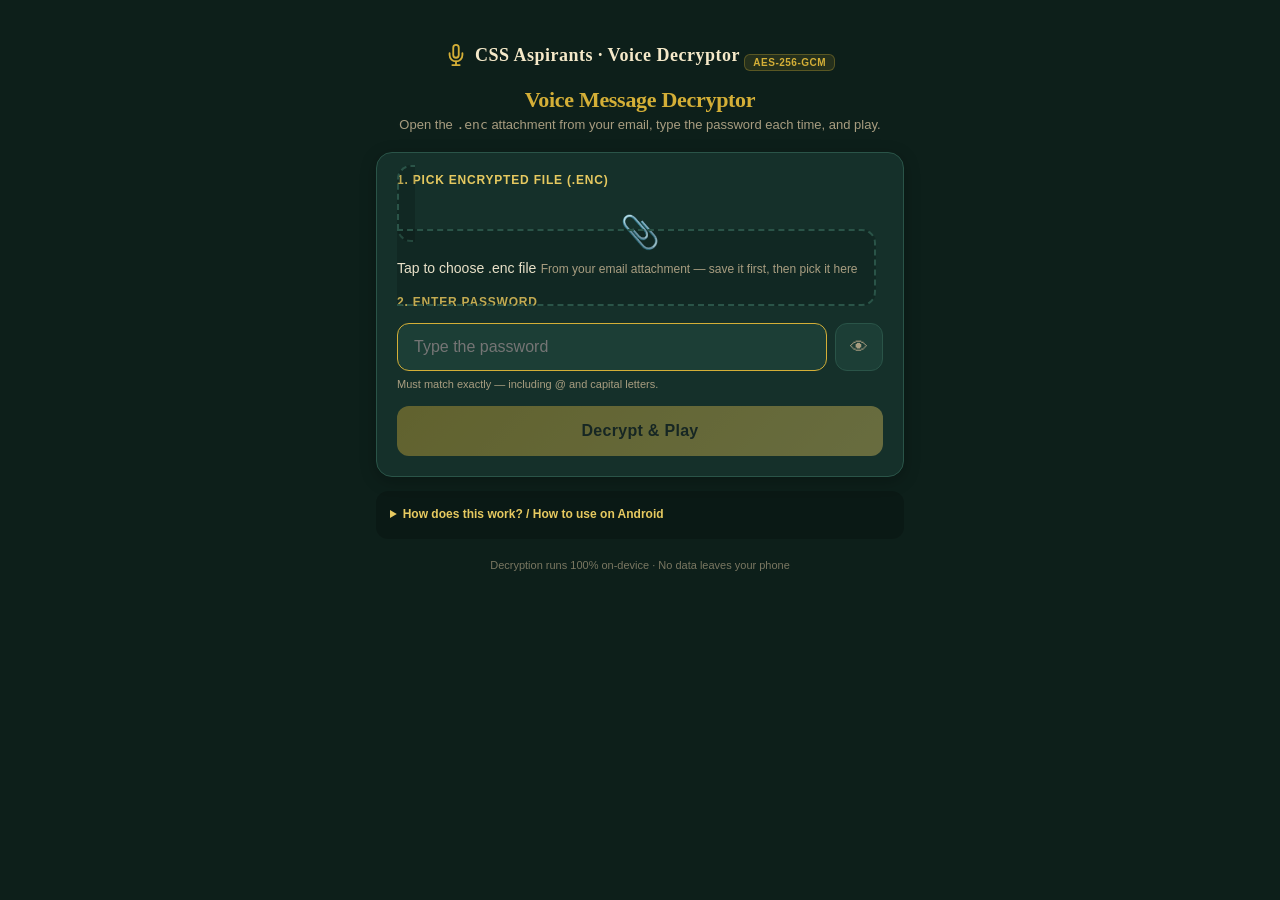
<file: decrypt.html>
<!DOCTYPE html>
<html lang="en">
<head>
<meta charset="UTF-8">
<meta name="viewport" content="width=device-width, initial-scale=1, maximum-scale=5, viewport-fit=cover">
<title>Voice Message Decryptor</title>
<style>
  :root {
    --bg: #0d1f1a;
    --panel: #15302a;
    --panel-2: #1c3e36;
    --border: #2a5448;
    --gold: #d4af37;
    --gold-soft: #e6c960;
    --emerald: #2e8b6a;
    --cream: #f5e9c9;
    --text: #e8e0c8;
    --text-dim: #a89d80;
    --danger: #e57373;
    --ok: #66bb6a;
  }
  * { box-sizing: border-box; -webkit-tap-highlight-color: transparent; }
  html, body {
    margin: 0; padding: 0;
    background: var(--bg);
    color: var(--text);
    font-family: -apple-system, BlinkMacSystemFont, 'Segoe UI', Roboto, sans-serif;
    min-height: 100vh;
    min-height: 100dvh;
    overscroll-behavior: none;
  }
  body {
    padding: env(safe-area-inset-top) env(safe-area-inset-right) env(safe-area-inset-bottom) env(safe-area-inset-left);
    padding-top: max(env(safe-area-inset-top), 16px);
    padding-bottom: max(env(safe-area-inset-bottom), 24px);
  }
  .wrap {
    max-width: 560px;
    margin: 0 auto;
    padding: 16px;
  }
  header {
    text-align: center;
    padding: 12px 0 20px;
  }
  .logo {
    display: inline-flex; align-items: center; gap: 8px;
    margin-bottom: 8px;
  }
  .logo svg { width: 22px; height: 22px; color: var(--gold); }
  .logo-text {
    font-family: Georgia, serif;
    font-size: 18px; font-weight: 700;
    color: var(--cream);
    letter-spacing: 0.5px;
  }
  h1 {
    font-family: Georgia, serif;
    font-size: 22px;
    font-weight: 700;
    color: var(--gold);
    margin: 8px 0 4px;
    letter-spacing: -0.3px;
  }
  .subtitle {
    font-size: 13px;
    color: var(--text-dim);
    margin: 0;
  }
  .card {
    background: var(--panel);
    border: 1px solid var(--border);
    border-radius: 16px;
    padding: 20px;
    margin-bottom: 14px;
    box-shadow: 0 4px 16px rgba(0,0,0,0.25);
  }
  .field-label {
    display: block;
    font-size: 12px;
    font-weight: 600;
    color: var(--gold-soft);
    text-transform: uppercase;
    letter-spacing: 0.8px;
    margin-bottom: 8px;
  }
  /* File picker (custom-styled) */
  .file-zone {
    position: relative;
    border: 2px dashed var(--border);
    border-radius: 14px;
    padding: 28px 16px;
    text-align: center;
    transition: all 0.2s;
    cursor: pointer;
    background: rgba(0,0,0,0.15);
  }
  .file-zone:hover, .file-zone:focus-visible {
    border-color: var(--gold);
    background: rgba(212, 175, 55, 0.05);
  }
  .file-zone.has-file {
    border-style: solid;
    border-color: var(--emerald);
    background: rgba(46, 139, 106, 0.08);
  }
  .file-zone input[type=file] {
    position: absolute; inset: 0;
    opacity: 0; cursor: pointer;
  }
  .file-icon {
    font-size: 32px;
    color: var(--gold);
    margin-bottom: 8px;
    display: block;
  }
  .file-text {
    font-size: 14px;
    color: var(--text);
    font-weight: 500;
  }
  .file-hint {
    font-size: 12px;
    color: var(--text-dim);
    margin-top: 4px;
  }
  /* Password */
  .password-row {
    display: flex; gap: 8px; align-items: stretch;
    margin-top: 14px;
  }
  .password-row input {
    flex: 1;
    background: var(--panel-2);
    border: 1px solid var(--border);
    border-radius: 12px;
    padding: 14px 16px;
    color: var(--text);
    font-size: 16px;
    outline: none;
    transition: border-color 0.2s;
  }
  .password-row input:focus {
    border-color: var(--gold);
  }
  .toggle-eye {
    background: var(--panel-2);
    border: 1px solid var(--border);
    border-radius: 12px;
    color: var(--text-dim);
    padding: 0 14px;
    font-size: 18px;
    cursor: pointer;
  }
  .toggle-eye:active { background: var(--border); }
  .pwd-hint {
    font-size: 11px;
    color: var(--text-dim);
    margin-top: 6px;
    line-height: 1.4;
  }
  /* Primary button */
  .btn-primary {
    display: block;
    width: 100%;
    background: linear-gradient(135deg, var(--gold) 0%, var(--gold-soft) 100%);
    color: #1a1a1a;
    border: none;
    border-radius: 12px;
    padding: 16px;
    font-size: 16px;
    font-weight: 700;
    cursor: pointer;
    margin-top: 14px;
    transition: transform 0.1s, opacity 0.2s;
    letter-spacing: 0.3px;
  }
  .btn-primary:active { transform: scale(0.98); }
  .btn-primary:disabled {
    opacity: 0.4; cursor: not-allowed;
    transform: none;
  }
  /* Result area */
  .result {
    display: none;
  }
  .result.visible { display: block; }
  .result-error {
    background: rgba(229, 115, 115, 0.1);
    border: 1px solid var(--danger);
    color: var(--danger);
    border-radius: 12px;
    padding: 14px;
    font-size: 14px;
    margin-top: 14px;
    line-height: 1.5;
  }
  .result-success {
    margin-top: 16px;
  }
  .audio-wrap {
    background: var(--panel-2);
    border: 1px solid var(--border);
    border-radius: 14px;
    padding: 14px;
  }
  audio {
    width: 100%;
    margin-top: 4px;
  }
  .meta {
    display: flex; justify-content: space-between; align-items: center;
    margin-top: 10px;
    font-size: 12px;
    color: var(--text-dim);
  }
  .meta strong { color: var(--gold-soft); font-weight: 600; }
  .btn-download {
    display: inline-flex; align-items: center; gap: 6px;
    background: var(--emerald);
    color: #fff;
    border: none;
    border-radius: 10px;
    padding: 10px 16px;
    font-size: 13px;
    font-weight: 600;
    cursor: pointer;
    text-decoration: none;
    margin-top: 10px;
  }
  .btn-download:active { transform: scale(0.97); }
  /* Spinner */
  .spinner {
    display: none;
    text-align: center;
    padding: 16px;
    color: var(--text-dim);
    font-size: 13px;
  }
  .spinner.visible { display: block; }
  .spinner-dot {
    display: inline-block;
    width: 16px; height: 16px;
    border: 2px solid var(--border);
    border-top-color: var(--gold);
    border-radius: 50%;
    animation: spin 0.8s linear infinite;
    margin-right: 8px;
    vertical-align: middle;
  }
  @keyframes spin { to { transform: rotate(360deg); } }
  /* Help section */
  .help {
    font-size: 12px;
    color: var(--text-dim);
    line-height: 1.6;
    padding: 14px;
    background: rgba(0,0,0,0.2);
    border-radius: 12px;
    margin-top: 8px;
  }
  .help summary {
    cursor: pointer;
    color: var(--gold-soft);
    font-weight: 600;
    outline: none;
  }
  .help p { margin: 8px 0 0; }
  .help ol { margin: 8px 0; padding-left: 18px; }
  .help li { margin: 4px 0; }
  footer {
    text-align: center;
    margin-top: 20px;
    font-size: 11px;
    color: var(--text-dim);
    opacity: 0.7;
  }
  .badge {
    display: inline-block;
    background: rgba(212,175,55,0.12);
    color: var(--gold);
    border: 1px solid rgba(212,175,55,0.3);
    border-radius: 6px;
    padding: 2px 8px;
    font-size: 10px;
    font-weight: 600;
    letter-spacing: 0.5px;
    margin-bottom: 8px;
    text-transform: uppercase;
  }
</style>
</head>
<body>
<div class="wrap">

  <header>
    <div class="logo">
      <svg viewBox="0 0 24 24" fill="none" stroke="currentColor" stroke-width="2" stroke-linecap="round" stroke-linejoin="round"><path d="M12 1a3 3 0 0 0-3 3v8a3 3 0 0 0 6 0V4a3 3 0 0 0-3-3z"/><path d="M19 10v2a7 7 0 0 1-14 0v-2"/><line x1="12" y1="19" x2="12" y2="23"/><line x1="8" y1="23" x2="16" y2="23"/></svg>
      <span class="logo-text">CSS Aspirants · Voice Decryptor</span>
    </div>
    <span class="badge">AES-256-GCM</span>
    <h1>Voice Message Decryptor</h1>
    <p class="subtitle">Open the <code>.enc</code> attachment from your email, type the password each time, and play.</p>
  </header>

  <div class="card">
    <label class="field-label">1. Pick encrypted file (.enc)</label>
    <label class="file-zone" id="fileZone">
      <span class="file-icon" id="fileIcon">📎</span>
      <span class="file-text" id="fileText">Tap to choose .enc file</span>
      <span class="file-hint" id="fileHint">From your email attachment — save it first, then pick it here</span>
      <input type="file" id="fileInput" accept=".enc,.bin,application/octet-stream">
    </label>

    <label class="field-label" style="margin-top:18px;">2. Enter password</label>
    <div class="password-row">
      <input type="password" id="pwdInput" autocomplete="off" autocapitalize="none" autocorrect="off" spellcheck="false" placeholder="Type the password" autofocus>
      <button type="button" class="toggle-eye" id="toggleEye" aria-label="Show/hide password">👁</button>
    </div>
    <div class="pwd-hint" id="pwdHint">Must match exactly — including @ and capital letters.</div>

    <button type="button" class="btn-primary" id="decryptBtn" disabled>Decrypt &amp; Play</button>

    <div class="spinner" id="spinner">
      <span class="spinner-dot"></span> Decrypting… please wait
    </div>

    <div class="result" id="result"></div>
  </div>

  <details class="help">
    <summary>How does this work? / How to use on Android</summary>
    <p><strong>How decryption works:</strong></p>
    <ol>
      <li>The <code>.enc</code> file from your email contains 3 parts: a 16-byte salt, a 12-byte IV, and the AES-GCM ciphertext.</li>
      <li>Your password is stretched into a 256-bit key using PBKDF2 (100,000 rounds, SHA-256).</li>
      <li>That key + IV decrypt the ciphertext. If the password is wrong, AES-GCM's auth tag fails and you'll see an error.</li>
    </ol>
    <p><strong>On Android (Chrome):</strong></p>
    <ol>
      <li>Save the <code>.enc</code> attachment from Gmail to your device (Downloads folder).</li>
      <li>Open this page in Chrome. Bookmark it for next time.</li>
      <li>Tap the file picker above → "Files" → choose the <code>.enc</code> file.</li>
      <li>Type the password (you must get it from the sender — it is NOT stored on this page). Tap <strong>Decrypt &amp; Play</strong>.</li>
      <li>Audio plays inline. Tap <strong>Download</strong> to save the decrypted audio (.webm / .mp4 / .ogg).</li>
    </ol>
    <p><strong>Works fully offline:</strong> After the first load, you can use this page without internet. To install as an app: Chrome menu → "Add to Home screen".</p>
    <p><strong>Privacy:</strong> Everything happens locally in your browser. No file or password is ever uploaded anywhere.</p>
  </details>

  <footer>
    Decryption runs 100% on-device · No data leaves your phone
  </footer>
</div>

<script>
(function(){
  'use strict';

  var fileInput   = document.getElementById('fileInput');
  var fileZone    = document.getElementById('fileZone');
  var fileText    = document.getElementById('fileText');
  var fileHint    = document.getElementById('fileHint');
  var fileIcon    = document.getElementById('fileIcon');
  var pwdInput    = document.getElementById('pwdInput');
  var toggleEye   = document.getElementById('toggleEye');
  var decryptBtn  = document.getElementById('decryptBtn');
  var spinner     = document.getElementById('spinner');
  var result      = document.getElementById('result');

  var selectedFile = null;

  // --- Defeat browser autofill on page load only ---
  // Password is NEVER stored on this page — must be typed every time.
  // NOTE: we do NOT add a focus listener here — a capture-phase focus
  // listener would fire every time the user taps the input, wiping their
  // typing. Initial clears on load are enough to defeat autofill.
  pwdInput.value = '';
  setTimeout(function(){ pwdInput.value = ''; }, 50);
  setTimeout(function(){ pwdInput.value = ''; }, 300);

  // --- File selection ---
  fileInput.addEventListener('change', function(){
    if (fileInput.files && fileInput.files[0]) {
      selectedFile = fileInput.files[0];
      var name = selectedFile.name;
      var sizeKb = (selectedFile.size / 1024).toFixed(1);
      fileText.textContent = name;
      fileHint.textContent = sizeKb + ' KB · ready';
      fileIcon.textContent = '🔒';
      fileZone.classList.add('has-file');
      decryptBtn.disabled = false;
    } else {
      selectedFile = null;
      decryptBtn.disabled = true;
      fileZone.classList.remove('has-file');
      fileText.textContent = 'Tap to choose .enc file';
      fileHint.textContent = 'From your email attachment — save it first, then pick it here';
      fileIcon.textContent = '📎';
    }
  });

  // --- Show/hide password ---
  toggleEye.addEventListener('click', function(){
    pwdInput.type = pwdInput.type === 'password' ? 'text' : 'password';
    toggleEye.textContent = pwdInput.type === 'password' ? '👁' : '🙈';
  });

  // --- Detect audio format from decrypted bytes ---
  // Returns {ext, mime} or null if unknown
  function detectFormat(bytes) {
    // WebM / Matroska: starts with 0x1A 0x45 0xDF 0xA3
    if (bytes.length >= 4 &&
        bytes[0] === 0x1A && bytes[1] === 0x45 &&
        bytes[2] === 0xDF && bytes[3] === 0xA3) {
      return { ext: 'webm', mime: 'audio/webm' };
    }
    // OGG: starts with "OggS"
    if (bytes.length >= 4 &&
        bytes[0] === 0x4F && bytes[1] === 0x67 &&
        bytes[2] === 0x67 && bytes[3] === 0x53) {
      return { ext: 'ogg', mime: 'audio/ogg' };
    }
    // MP4 / M4A: bytes 4-8 == "ftyp"
    if (bytes.length >= 12 &&
        bytes[4] === 0x66 && bytes[5] === 0x74 &&
        bytes[6] === 0x79 && bytes[7] === 0x70) {
      return { ext: 'mp4', mime: 'audio/mp4' };
    }
    // MP3: ID3 tag or frame sync
    if (bytes.length >= 3 &&
        bytes[0] === 0x49 && bytes[1] === 0x44 && bytes[2] === 0x33) {
      return { ext: 'mp3', mime: 'audio/mpeg' };
    }
    if (bytes.length >= 2 && bytes[0] === 0xFF && (bytes[1] & 0xE0) === 0xE0) {
      return { ext: 'mp3', mime: 'audio/mpeg' };
    }
    // WAV: "RIFF"...."WAVE"
    if (bytes.length >= 12 &&
        bytes[0] === 0x52 && bytes[1] === 0x49 && bytes[2] === 0x46 && bytes[3] === 0x46 &&
        bytes[8] === 0x57 && bytes[9] === 0x41 && bytes[10] === 0x56 && bytes[11] === 0x45) {
      return { ext: 'wav', mime: 'audio/wav' };
    }
    return null;
  }

  // --- Key derivation (must match sender) ---
  async function deriveKey(password, salt) {
    var enc = new TextEncoder();
    var keyMaterial = await crypto.subtle.importKey(
      'raw', enc.encode(password), 'PBKDF2', false, ['deriveKey']
    );
    return crypto.subtle.deriveKey(
      { name: 'PBKDF2', salt: salt, iterations: 100000, hash: 'SHA-256' },
      keyMaterial,
      { name: 'AES-GCM', length: 256 },
      false,
      ['decrypt']
    );
  }

  // --- Format file size ---
  function fmtSize(bytes) {
    if (bytes < 1024) return bytes + ' B';
    if (bytes < 1024*1024) return (bytes/1024).toFixed(1) + ' KB';
    return (bytes/1024/1024).toFixed(2) + ' MB';
  }

  // --- Decrypt ---
  async function decrypt() {
    if (!selectedFile) return;
    // Trim whitespace — Android sometimes adds trailing space from autocorrect
    var password = pwdInput.value.trim();
    if (!password) {
      showError('Please enter the password.');
      return;
    }

    decryptBtn.disabled = true;
    spinner.classList.add('visible');
    result.classList.remove('visible');
    result.innerHTML = '';

    try {
      var buf = await selectedFile.arrayBuffer();
      var bytes = new Uint8Array(buf);

      if (bytes.length < 28 + 1) {
        throw new Error('File is too small — not a valid encrypted voice message.');
      }

      // Unpack: [salt(16)][iv(12)][ciphertext+tag]
      var salt = bytes.slice(0, 16);
      var iv   = bytes.slice(16, 28);
      var ciphertext = bytes.slice(28);

      var key = await deriveKey(password, salt);
      var plaintext;
      try {
        plaintext = await crypto.subtle.decrypt({ name: 'AES-GCM', iv: iv }, key, ciphertext);
      } catch (e) {
        // Provide actionable hints — most common causes:
        //   1. Typo in password (wrong case, missing @, extra space)
        //   2. Trying to decrypt an OLD file from before the password change
        throw new Error('Wrong password or corrupted file.\n\nCommon causes:\n• Typo — check the @ symbol, capital S and capital D, no trailing space\n• Old recording — files saved BEFORE the password change still use the previous password');
      }

      var plainBytes = new Uint8Array(plaintext);
      var fmt = detectFormat(plainBytes) || { ext: 'bin', mime: 'application/octet-stream' };

      // Build blob
      var audioBlob = new Blob([plainBytes], { type: fmt.mime });
      var audioUrl = URL.createObjectURL(audioBlob);

      // Build HTML
      var html = '';
      html += '<div class="result-success">';
      html += '  <div class="audio-wrap">';
      html += '    <audio controls autoplay playsinline preload="metadata" src="' + audioUrl + '"></audio>';
      html += '    <div class="meta">';
      html += '      <span>Format: <strong>' + fmt.ext.toUpperCase() + '</strong> · ' + fmtSize(plainBytes.length) + '</span>';
      html += '    </div>';
      html += '    <a class="btn-download" id="downloadLink" download="voice_message.' + fmt.ext + '" href="' + audioUrl + '">';
      html += '      ⬇ Download decrypted audio';
      html += '    </a>';
      html += '  </div>';
      html += '</div>';

      result.innerHTML = html;
      result.classList.add('visible');

    } catch (err) {
      showError(err.message || 'Decryption failed.');
    } finally {
      spinner.classList.remove('visible');
      decryptBtn.disabled = false;
    }
  }

  function showError(msg) {
    // Convert \n to <br> for display, escape the rest
    var html = escapeHtml(msg).replace(/\n/g, '<br>');
    result.innerHTML = '<div class="result-error">⚠ ' + html + '</div>';
    result.classList.add('visible');
  }
  function escapeHtml(s) {
    return String(s).replace(/[&<>"']/g, function(c){
      return {'&':'&amp;','<':'&lt;','>':'&gt;','"':'&quot;',"'":'&#39;'}[c];
    });
  }

  decryptBtn.addEventListener('click', decrypt);
  pwdInput.addEventListener('keydown', function(e){
    if (e.key === 'Enter' && !decryptBtn.disabled) decrypt();
  });

  // --- Allow dropping file (desktop, but harmless on mobile) ---
  ['dragover','dragenter'].forEach(function(ev){
    fileZone.addEventListener(ev, function(e){ e.preventDefault(); fileZone.style.borderColor = 'var(--gold)'; });
  });
  ['dragleave','drop'].forEach(function(ev){
    fileZone.addEventListener(ev, function(e){ e.preventDefault(); fileZone.style.borderColor = ''; });
  });
  fileZone.addEventListener('drop', function(e){
    if (e.dataTransfer && e.dataTransfer.files && e.dataTransfer.files[0]) {
      fileInput.files = e.dataTransfer.files;
      fileInput.dispatchEvent(new Event('change'));
    }
  });

})();
</script>
</body>
</html>
</file>
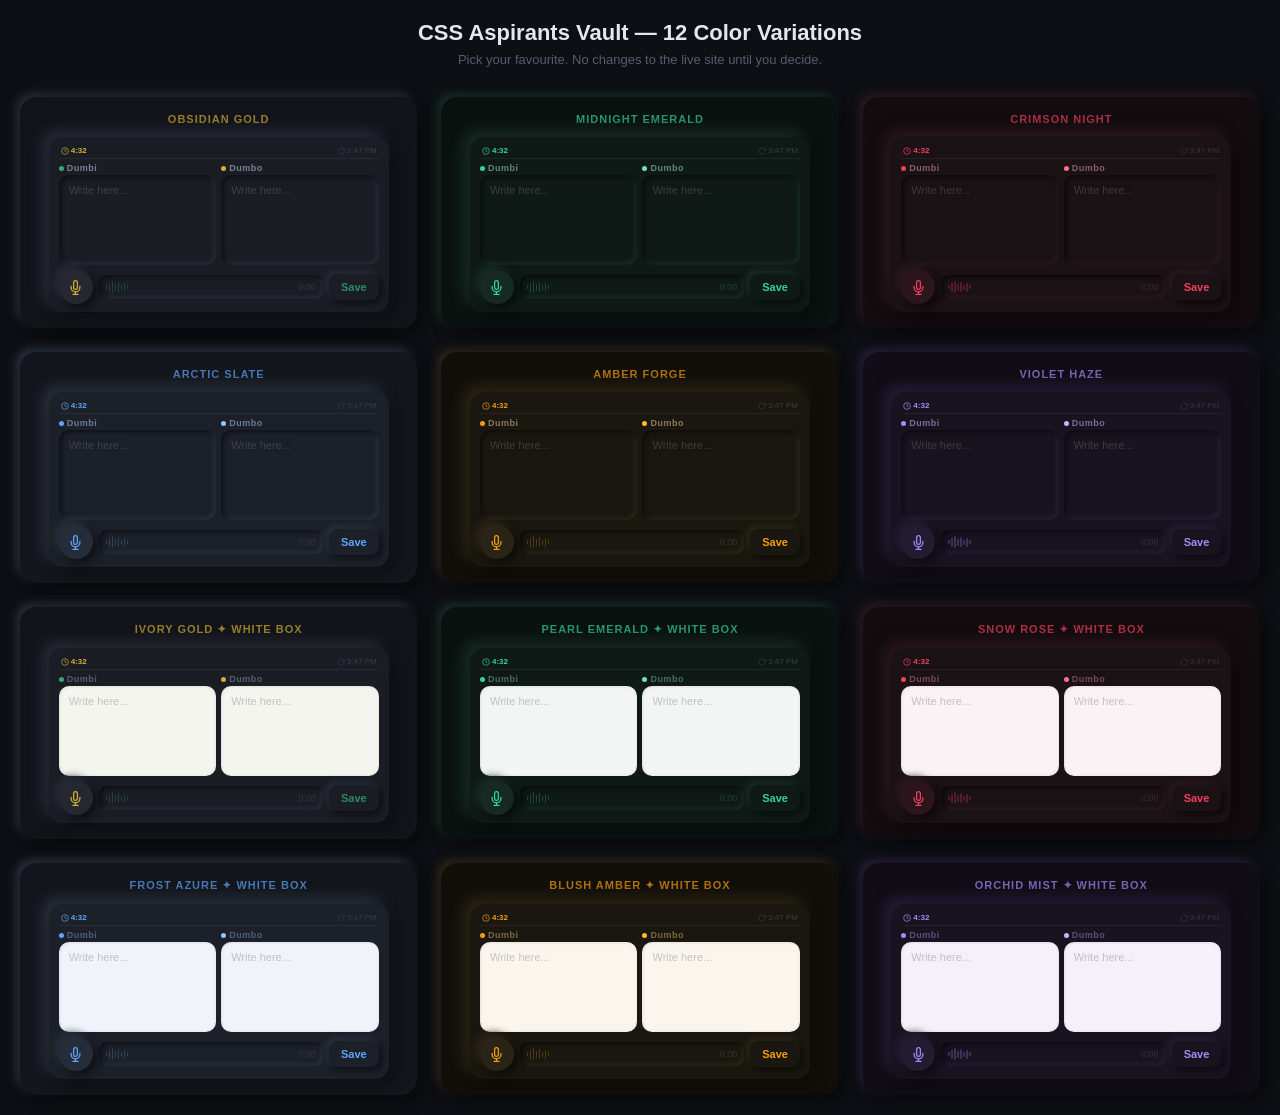
<file: vault-color-variations.html>
<!DOCTYPE html>
<html lang="en">
<head>
<meta charset="UTF-8">
<meta name="viewport" content="width=device-width, initial-scale=1.0">
<title>CSS Aspirants Vault — 12 Color Variations</title>
<style>
  * { margin: 0; padding: 0; box-sizing: border-box; }
  body { background: #0d0f14; color: #c9d1e0; font-family: -apple-system, BlinkMacSystemFont, 'Segoe UI', Roboto, sans-serif; padding: 20px; }
  h1 { text-align: center; font-size: 22px; margin-bottom: 6px; color: #e2e8f0; }
  .subtitle { text-align: center; font-size: 13px; color: #555c6e; margin-bottom: 30px; }
  .grid { display: grid; grid-template-columns: repeat(auto-fill, minmax(320px, 1fr)); gap: 24px; max-width: 1400px; margin: 0 auto; }
  .card { border-radius: 16px; padding: 16px; position: relative; }
  .card-label { text-align: center; font-size: 11px; font-weight: 700; letter-spacing: 1px; text-transform: uppercase; margin-bottom: 12px; opacity: 0.7; }

  /* Mini vault mockup */
  .vault { border-radius: 14px; padding: 10px 10px 8px; position: relative; max-width: 340px; margin: 0 auto; }
  .vault-header { display: flex; align-items: center; justify-content: space-between; margin-bottom: 4px; padding: 0 2px 3px; border-bottom: 1px solid rgba(255,255,255,0.06); line-height: 1; }
  .vault-countdown { font-size: 8px; font-weight: 600; display: flex; align-items: center; gap: 2px; }
  .vault-countdown svg { width: 8px; height: 8px; }
  .vault-sync { font-size: 8px; opacity: 0.5; display: flex; align-items: center; gap: 2px; }
  .vault-sync svg { width: 8px; height: 8px; }
  .vault-cols { display: flex; gap: 5px; }
  .vault-col { flex: 1; display: flex; flex-direction: column; }
  .vault-label { font-size: 9px; font-weight: 700; margin-bottom: 2px; letter-spacing: 0.5px; display: flex; align-items: center; gap: 3px; }
  .vault-dot { width: 5px; height: 5px; border-radius: 50%; display: inline-block; }
  .vault-ta { width: 100%; border: none; border-radius: 10px; padding: 8px 10px; font-size: 11px; outline: none; resize: none; font-family: inherit; flex: 1; min-height: 90px; line-height: 1.45; }
  .vault-ta::placeholder { opacity: 0.4; }
  .vault-bottom { display: flex; gap: 6px; margin-top: 5px; align-items: center; }
  .vault-mic-sm { width: 34px; height: 34px; border-radius: 50%; border: none; cursor: pointer; display: flex; align-items: center; justify-content: center; flex-shrink: 0; position: relative; z-index: 1; }
  .vault-mic-sm svg { width: 15px; height: 15px; }
  .vault-rec-bar { display: flex; align-items: center; gap: 5px; border-radius: 8px; padding: 4px 7px; flex: 1; min-height: 24px; }
  .vault-waves { flex: 1; display: flex; align-items: center; gap: 1.5px; height: 14px; overflow: hidden; opacity: 0.25; }
  .vault-wb { width: 1.5px; border-radius: 1px; }
  .vault-wb:nth-child(1){height:4px} .vault-wb:nth-child(2){height:9px} .vault-wb:nth-child(3){height:12px} .vault-wb:nth-child(4){height:7px} .vault-wb:nth-child(5){height:10px} .vault-wb:nth-child(6){height:5px} .vault-wb:nth-child(7){height:9px} .vault-wb:nth-child(8){height:4px}
  .vault-rec-timer { font-size: 9px; opacity: 0.4; white-space: nowrap; }
  .vault-save-btn { border: none; border-radius: 8px; padding: 7px 12px; font-size: 11px; font-weight: 700; cursor: pointer; flex-shrink: 0; }
</style>
</head>
<body>

<h1>CSS Aspirants Vault — 12 Color Variations</h1>
<p class="subtitle">Pick your favourite. No changes to the live site until you decide.</p>

<div class="grid" id="grid"></div>

<script>
const variations = [
  {
    name: "Obsidian Gold",
    bg: "#1a1d24", accent: "#d4af37", text: "#c9d1e0", shadowD: "#0d0f14", shadowL: "#2a2f3a",
    taBg: "#1a1d24", taText: "#c9d1e0", micBg: "#252830", micColor: "#d4af37", barBg: "#1a1d24",
    saveColor: "#2e8b6a", dot1: "#3ba776", dot2: "#d4af37", label: "#7a8394", waveBg: "#3ba776",
    syncColor: "#555c6e", cardBg: "#12141a", countdownColor: "#d4af37"
  },
  {
    name: "Midnight Emerald",
    bg: "#0f1a17", accent: "#34d399", text: "#c6ddd4", shadowD: "#060e0b", shadowL: "#1a2f27",
    taBg: "#0f1a17", taText: "#c6ddd4", micBg: "#162922", micColor: "#34d399", barBg: "#0f1a17",
    saveColor: "#34d399", dot1: "#34d399", dot2: "#6ee7b7", label: "#5e8a78", waveBg: "#34d399",
    syncColor: "#4a6e60", cardBg: "#0a120f", countdownColor: "#34d399"
  },
  {
    name: "Crimson Night",
    bg: "#1a1215", accent: "#f43f5e", text: "#e0c9cf", shadowD: "#0e080a", shadowL: "#2f1a22",
    taBg: "#1a1215", taText: "#e0c9cf", micBg: "#2a161c", micColor: "#f43f5e", barBg: "#1a1215",
    saveColor: "#f43f5e", dot1: "#f43f5e", dot2: "#fb7185", label: "#8a5e6a", waveBg: "#f43f5e",
    syncColor: "#6e4a54", cardBg: "#120c0e", countdownColor: "#f43f5e"
  },
  {
    name: "Arctic Slate",
    bg: "#1c2028", accent: "#60a5fa", text: "#c9d4e8", shadowD: "#0e1015", shadowL: "#2c3340",
    taBg: "#1c2028", taText: "#c9d4e8", micBg: "#252d3a", micColor: "#60a5fa", barBg: "#1c2028",
    saveColor: "#60a5fa", dot1: "#60a5fa", dot2: "#93c5fd", label: "#6b7d96", waveBg: "#60a5fa",
    syncColor: "#4a5a72", cardBg: "#13161c", countdownColor: "#60a5fa"
  },
  {
    name: "Amber Forge",
    bg: "#1a1710", accent: "#f59e0b", text: "#e0d5c0", shadowD: "#0e0c08", shadowL: "#2f2818",
    taBg: "#1a1710", taText: "#e0d5c0", micBg: "#2a2318", micColor: "#f59e0b", barBg: "#1a1710",
    saveColor: "#f59e0b", dot1: "#f59e0b", dot2: "#fbbf24", label: "#8a7a5a", waveBg: "#f59e0b",
    syncColor: "#6e6040", cardBg: "#120f0a", countdownColor: "#f59e0b"
  },
  {
    name: "Violet Haze",
    bg: "#18141f", accent: "#a78bfa", text: "#d0c8e4", shadowD: "#0c0a12", shadowL: "#28203a",
    taBg: "#18141f", taText: "#d0c8e4", micBg: "#221c30", micColor: "#a78bfa", barBg: "#18141f",
    saveColor: "#a78bfa", dot1: "#a78bfa", dot2: "#c4b5fd", label: "#7a6e96", waveBg: "#a78bfa",
    syncColor: "#5a5072", cardBg: "#100d16", countdownColor: "#a78bfa"
  },
  {
    name: "Ivory Gold",
    bg: "#1a1d24", accent: "#d4af37", text: "#2a2d34", shadowD: "#0d0f14", shadowL: "#2a2f3a",
    taBg: "#f5f5f0", taText: "#1a1d24", micBg: "#252830", micColor: "#d4af37", barBg: "#1a1d24",
    saveColor: "#2e8b6a", dot1: "#3ba776", dot2: "#d4af37", label: "#5a5e6a", waveBg: "#3ba776",
    syncColor: "#555c6e", cardBg: "#12141a", countdownColor: "#d4af37", whiteBox: true
  },
  {
    name: "Pearl Emerald",
    bg: "#0f1a17", accent: "#34d399", text: "#1a2e24", shadowD: "#060e0b", shadowL: "#1a2f27",
    taBg: "#f2f5f3", taText: "#0f1a17", micBg: "#162922", micColor: "#34d399", barBg: "#0f1a17",
    saveColor: "#34d399", dot1: "#34d399", dot2: "#6ee7b7", label: "#4a6e5c", waveBg: "#34d399",
    syncColor: "#4a6e60", cardBg: "#0a120f", countdownColor: "#34d399", whiteBox: true
  },
  {
    name: "Snow Rose",
    bg: "#1a1215", accent: "#f43f5e", text: "#2e1a22", shadowD: "#0e080a", shadowL: "#2f1a22",
    taBg: "#faf2f4", taText: "#1a1215", micBg: "#2a161c", micColor: "#f43f5e", barBg: "#1a1215",
    saveColor: "#f43f5e", dot1: "#f43f5e", dot2: "#fb7185", label: "#7a4a58", waveBg: "#f43f5e",
    syncColor: "#6e4a54", cardBg: "#120c0e", countdownColor: "#f43f5e", whiteBox: true
  },
  {
    name: "Frost Azure",
    bg: "#1c2028", accent: "#60a5fa", text: "#1c2a40", shadowD: "#0e1015", shadowL: "#2c3340",
    taBg: "#f0f4fa", taText: "#1c2028", micBg: "#252d3a", micColor: "#60a5fa", barBg: "#1c2028",
    saveColor: "#60a5fa", dot1: "#60a5fa", dot2: "#93c5fd", label: "#4a6080", waveBg: "#60a5fa",
    syncColor: "#4a5a72", cardBg: "#13161c", countdownColor: "#60a5fa", whiteBox: true
  },
  {
    name: "Blush Amber",
    bg: "#1a1710", accent: "#f59e0b", text: "#2e2410", shadowD: "#0e0c08", shadowL: "#2f2818",
    taBg: "#faf6ee", taText: "#1a1710", micBg: "#2a2318", micColor: "#f59e0b", barBg: "#1a1710",
    saveColor: "#f59e0b", dot1: "#f59e0b", dot2: "#fbbf24", label: "#7a6a3a", waveBg: "#f59e0b",
    syncColor: "#6e6040", cardBg: "#120f0a", countdownColor: "#f59e0b", whiteBox: true
  },
  {
    name: "Orchid Mist",
    bg: "#18141f", accent: "#a78bfa", text: "#221838", shadowD: "#0c0a12", shadowL: "#28203a",
    taBg: "#f4f1fa", taText: "#18141f", micBg: "#221c30", micColor: "#a78bfa", barBg: "#18141f",
    saveColor: "#a78bfa", dot1: "#a78bfa", dot2: "#c4b5fd", label: "#5e4e80", waveBg: "#a78bfa",
    syncColor: "#5a5072", cardBg: "#100d16", countdownColor: "#a78bfa", whiteBox: true
  }
];

const micSvg = '<svg viewBox="0 0 24 24" fill="none" stroke="currentColor" stroke-width="2" stroke-linecap="round" stroke-linejoin="round"><path d="M12 1a3 3 0 0 0-3 3v8a3 3 0 0 0 6 0V4a3 3 0 0 0-3-3z"/><path d="M19 10v2a7 7 0 0 1-14 0v-2"/><line x1="12" y1="19" x2="12" y2="23"/><line x1="8" y1="23" x2="16" y2="23"/></svg>';
const clockSvg = '<svg viewBox="0 0 24 24" fill="none" stroke="currentColor" stroke-width="2"><circle cx="12" cy="12" r="10"/><polyline points="12 6 12 12 16 14"/></svg>';
const syncSvg = '<svg viewBox="0 0 24 24" fill="none" stroke="currentColor" stroke-width="2"><polyline points="23 4 23 10 17 10"/><path d="M20.49 15a9 9 0 1 1-2.12-9.36L23 10"/></svg>';

const grid = document.getElementById('grid');

variations.forEach(function(v, i) {
  const card = document.createElement('div');
  card.className = 'card';
  card.style.background = v.cardBg;
  card.style.boxShadow = '6px 6px 14px #08090c, -4px -4px 10px ' + v.shadowL;

  const neumInset = 'inset 2px 2px 4px ' + v.shadowD + ', inset -2px -2px 4px ' + v.shadowL;
  const neumOut = '3px 3px 6px ' + v.shadowD + ', -3px -3px 6px ' + v.shadowL;
  const neumOutBig = '4px 4px 8px ' + v.shadowD + ', -4px -4px 8px ' + v.shadowL;
  const neumOutXl = '6px 6px 14px ' + v.shadowD + ', -6px -6px 14px ' + v.shadowL;
  const taShadow = v.whiteBox
    ? 'inset 1px 1px 3px rgba(0,0,0,0.08), inset -1px -1px 3px rgba(0,0,0,0.04)'
    : neumInset;

  const waveBars = Array(8).fill(0).map(function() {
    return '<div class="vault-wb" style="background:' + v.waveBg + '"></div>';
  }).join('');

  const tag = v.whiteBox ? ' ✦ WHITE BOX' : '';

  card.innerHTML =
    '<div class="card-label" style="color:' + v.accent + '">' + v.name + tag + '</div>' +
    '<div class="vault" style="background:' + v.bg + ';color:' + v.text + ';box-shadow:' + neumOutXl + '">' +
      '<div class="vault-header">' +
        '<div class="vault-countdown" style="color:' + v.countdownColor + '">' + clockSvg + '<span>4:32</span></div>' +
        '<div class="vault-sync" style="color:' + v.syncColor + '">' + syncSvg + '<span>3:47 PM</span></div>' +
      '</div>' +
      '<div class="vault-cols">' +
        '<div class="vault-col">' +
          '<div class="vault-label" style="color:' + v.label + '"><span class="vault-dot" style="background:' + v.dot1 + '"></span>Dumbi</div>' +
          '<textarea class="vault-ta" style="background:' + v.taBg + ';color:' + v.taText + ';box-shadow:' + taShadow + '" placeholder="Write here..." readonly></textarea>' +
        '</div>' +
        '<div class="vault-col">' +
          '<div class="vault-label" style="color:' + v.label + '"><span class="vault-dot" style="background:' + v.dot2 + '"></span>Dumbo</div>' +
          '<textarea class="vault-ta" style="background:' + v.taBg + ';color:' + v.taText + ';box-shadow:' + taShadow + '" placeholder="Write here..." readonly></textarea>' +
        '</div>' +
      '</div>' +
      '<div class="vault-bottom">' +
        '<button class="vault-mic-sm" style="background:' + v.micBg + ';color:' + v.micColor + ';box-shadow:' + neumOutBig + '">' + micSvg + '</button>' +
        '<div class="vault-rec-bar" style="background:' + v.barBg + ';box-shadow:' + neumInset + '">' +
          '<div class="vault-waves">' + waveBars + '</div>' +
          '<div class="vault-rec-timer" style="color:' + v.syncColor + '">0:00</div>' +
        '</div>' +
        '<button class="vault-save-btn" style="background:' + v.bg + ';color:' + v.saveColor + ';box-shadow:' + neumOut + '">Save</button>' +
      '</div>' +
    '</div>';

  grid.appendChild(card);
});
</script>

</body>
</html>
</file>
